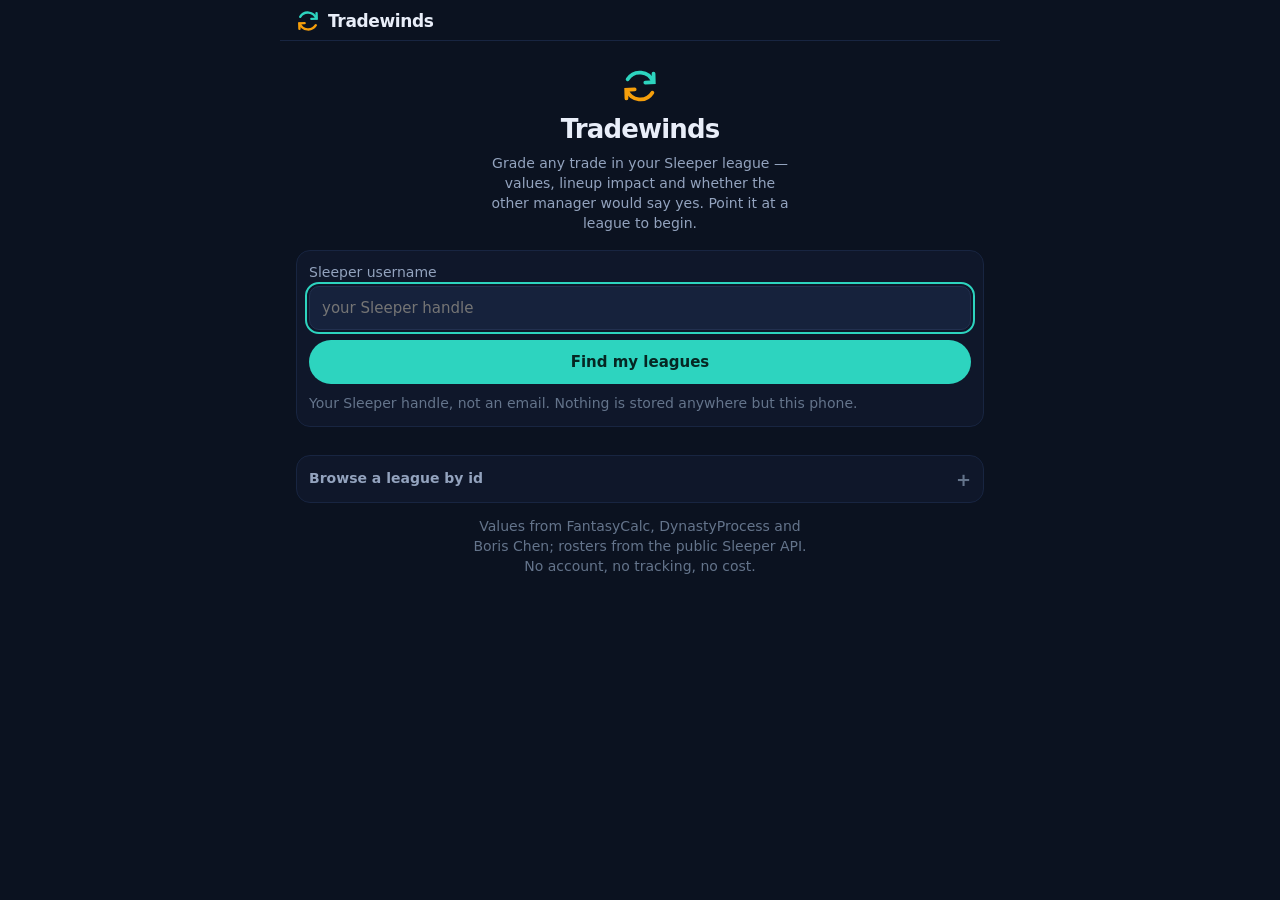
<file: index.html>
<!doctype html>
<html lang="en">
<head>
<meta charset="utf-8">
<!-- interactive-widget=resizes-content: the on-screen keyboard shrinks the LAYOUT viewport
     instead of only the visual one, so the fixed shell re-lays-out above the keyboard rather
     than being scrolled out from under it (design §13.2 A1). Ignored by browsers that predate it. -->
<meta name="viewport" content="width=device-width, initial-scale=1, viewport-fit=cover, interactive-widget=resizes-content">
<title>Tradewinds — Sleeper trade analyzer</title>
<meta name="description" content="On-the-spot Sleeper trade analyzer: consensus values, lineup impact, and the best trades to propose.">
<meta name="color-scheme" content="dark light">
<meta name="theme-color" content="#0B1220" id="meta-theme">
<meta name="mobile-web-app-capable" content="yes">
<meta name="apple-mobile-web-app-capable" content="yes">
<meta name="apple-mobile-web-app-title" content="Tradewinds">
<meta name="apple-mobile-web-app-status-bar-style" content="black-translucent">
<link rel="manifest" href="app.webmanifest">
<link rel="apple-touch-icon" href="icons/apple-touch-icon.png">
<link rel="icon" href="icons/icon.svg" type="image/svg+xml">
<link rel="stylesheet" href="styles.css">
<script>
/* Set the theme before first paint. Dark is the default; "system" follows the phone. */
try { document.documentElement.dataset.theme = localStorage.getItem("tradewinds.theme") || "dark"; }
catch (e) { document.documentElement.dataset.theme = "dark"; }
</script>
</head>
<body>
<a class="skip" href="#view">Skip to content</a>

<div id="app">

  <header id="hdr">
    <div class="hdr-top">
      <span class="brand">
        <svg class="mark" viewBox="0 0 32 32" width="24" height="24" aria-hidden="true" fill="none" stroke-width="3.2" stroke-linecap="round">
          <path d="M27 12.5A12 12 0 0 0 5.6 10.4" stroke="#2DD4BF"/><path d="M27.4 5.6l.2 7.2-7.1.4" stroke="#2DD4BF"/>
          <path d="M5 19.5a12 12 0 0 0 21.4 2.1" stroke="#F59E0B"/><path d="M4.6 26.4l-.2-7.2 7.1-.4" stroke="#F59E0B"/>
        </svg>
        <span class="wordmark">Tradewinds</span>
        <span class="hdr-league" id="hdr-league"></span>
        <span class="wkpill num" id="hdr-week"></span>
      </span>
      <button type="button" id="btn-refresh" class="icon-btn" aria-label="Refresh live rosters and values">
        <svg class="ic" viewBox="0 0 20 20" aria-hidden="true" fill="none" stroke="currentColor" stroke-width="1.7" stroke-linecap="round" stroke-linejoin="round">
          <path d="M17 10a7 7 0 1 1-2.1-5"/><path d="M17 3v4h-4"/>
        </svg>
      </button>
    </div>
    <div class="rail" id="hdr-fresh"></div>
  </header>

  <p id="banner" class="banner" hidden></p>

  <main id="main">
    <div id="view"></div>
  </main>

  <nav id="tabs" role="tablist" aria-label="Sections">
    <a href="#advisor" data-tab="advisor" role="tab" aria-selected="false">
      <svg viewBox="0 0 24 24" aria-hidden="true" fill="none" stroke="currentColor" stroke-width="1.7" stroke-linecap="round" stroke-linejoin="round">
        <circle cx="12" cy="12" r="8.75"/><path d="M15.6 8.4l-2 5.2-5.2 2 2-5.2z"/>
      </svg><span>Advisor</span><i class="tab-dot" hidden aria-hidden="true"></i></a>
    <a href="#deals" data-tab="deals" role="tab" aria-selected="false">
      <svg viewBox="0 0 24 24" aria-hidden="true" fill="none" stroke="currentColor" stroke-width="1.7" stroke-linecap="round" stroke-linejoin="round">
        <path d="M12 3l8.5 4.2L12 11.4 3.5 7.2z"/><path d="M3.5 12.2L12 16.4l8.5-4.2"/><path d="M3.5 16.8L12 21l8.5-4.2"/>
      </svg><span>Deals</span></a>
    <a href="#analyze" data-tab="analyze" role="tab" aria-selected="false">
      <svg viewBox="0 0 24 24" aria-hidden="true" fill="none" stroke="currentColor" stroke-width="1.7" stroke-linecap="round" stroke-linejoin="round">
        <path d="M3.5 8.5h15l-4-4"/><path d="M20.5 15.5h-15l4 4"/>
      </svg><span>Analyze</span></a>
    <a href="#league" data-tab="league" role="tab" aria-selected="false">
      <svg viewBox="0 0 24 24" aria-hidden="true" fill="none" stroke="currentColor" stroke-width="1.7" stroke-linecap="round" stroke-linejoin="round">
        <rect x="3" y="4.5" width="18" height="15" rx="2.5"/><path d="M3 10h18"/><path d="M14.5 10v9.5"/>
      </svg><span>League</span><i class="tab-dot" hidden aria-hidden="true"></i></a>
    <a href="#players" data-tab="players" role="tab" aria-selected="false">
      <svg viewBox="0 0 24 24" aria-hidden="true" fill="none" stroke="currentColor" stroke-width="1.7" stroke-linecap="round" stroke-linejoin="round">
        <circle cx="11" cy="11" r="6.5"/><path d="M15.8 15.8L20.5 20.5"/>
      </svg><span>Players</span></a>
    <a href="#settings" data-tab="settings" role="tab" aria-selected="false">
      <svg viewBox="0 0 24 24" aria-hidden="true" fill="none" stroke="currentColor" stroke-width="1.7" stroke-linecap="round" stroke-linejoin="round">
        <path d="M3 7h9M17 7h4M3 12h5M13 12h8M3 17h11M19 17h2"/>
        <circle cx="14.5" cy="7" r="2.1"/><circle cx="10.5" cy="12" r="2.1"/><circle cx="16.5" cy="17" r="2.1"/>
      </svg><span>Settings</span></a>
  </nav>

</div>

<div id="sheet-host" hidden></div>
<div id="toasts" role="status" aria-live="polite"></div>

<noscript>
  <div class="noscript">
    <h1>Tradewinds needs JavaScript</h1>
    <p>The trade engine runs entirely in your browser — there is no server to fall back to.
      Turn JavaScript on for this site and reload.</p>
  </div>
</noscript>

<script type="module" src="src/ui/app.js"></script>
</body>
</html>
</file>
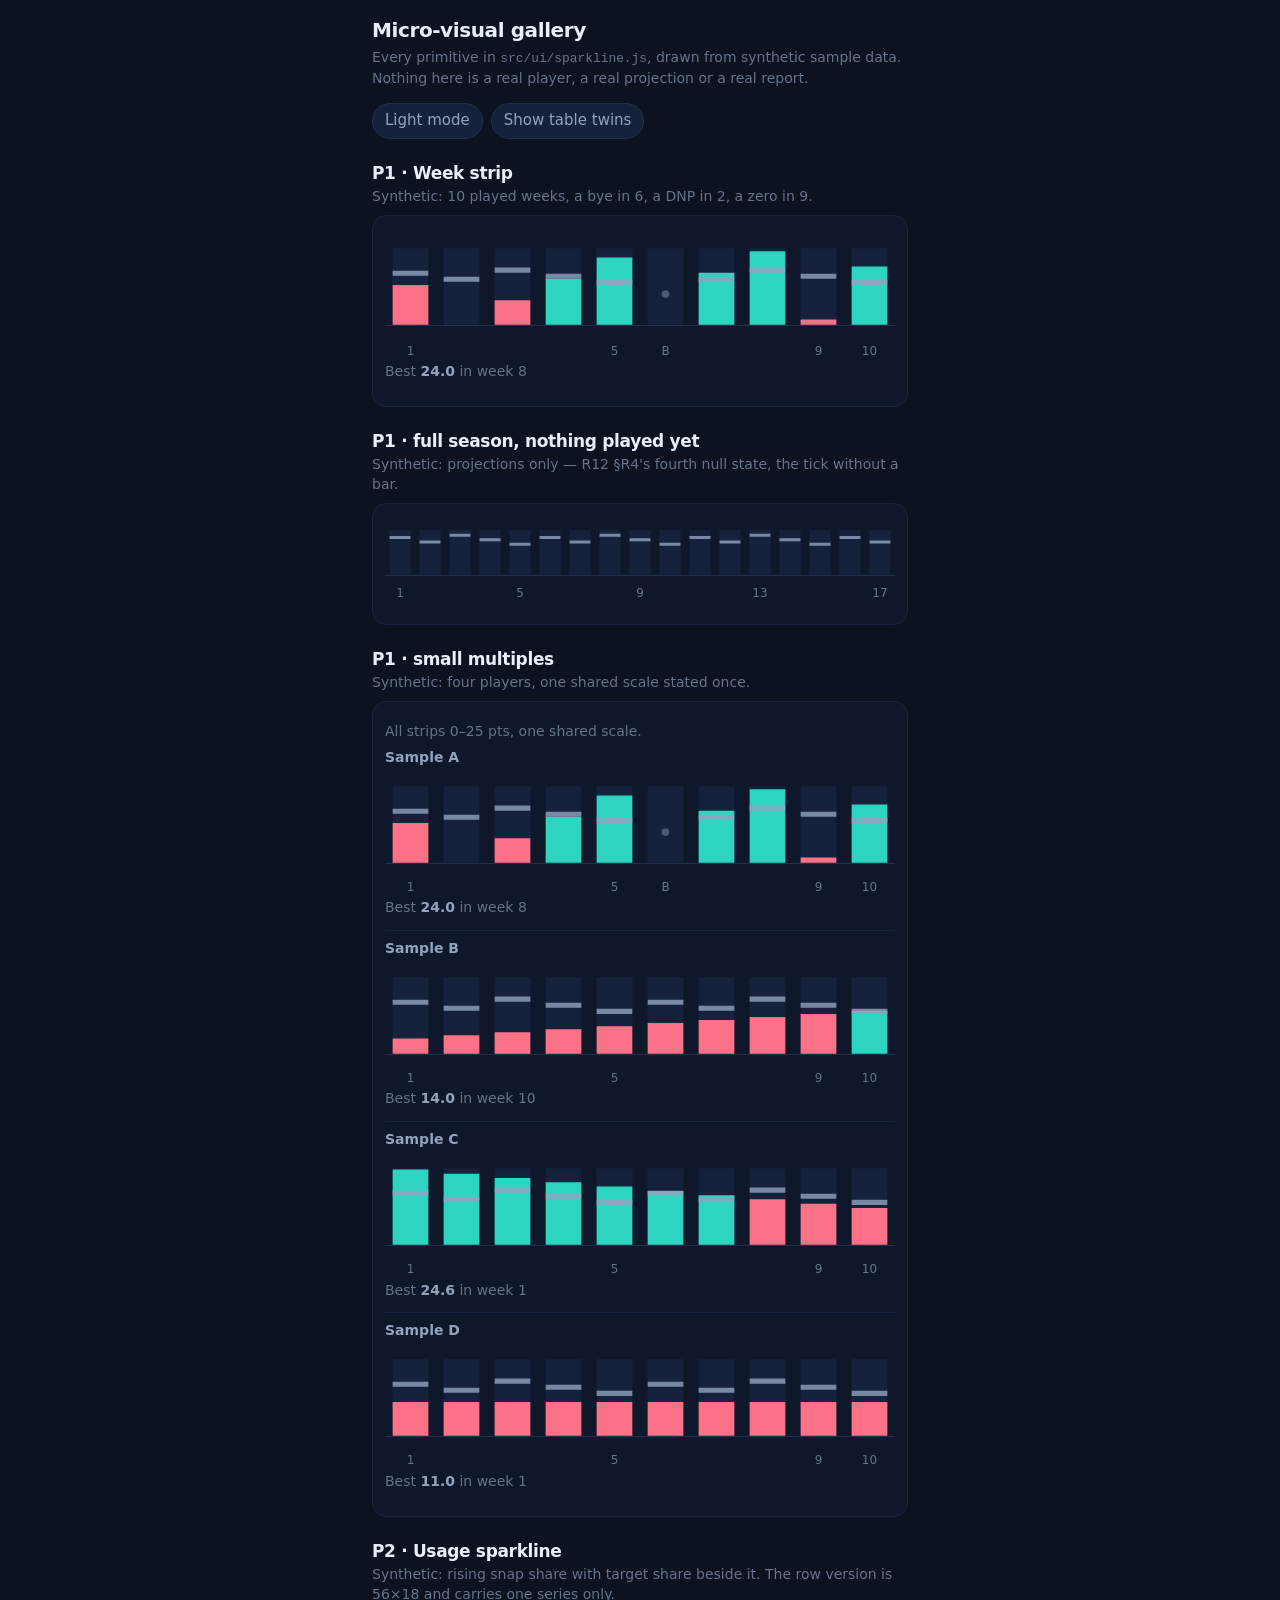
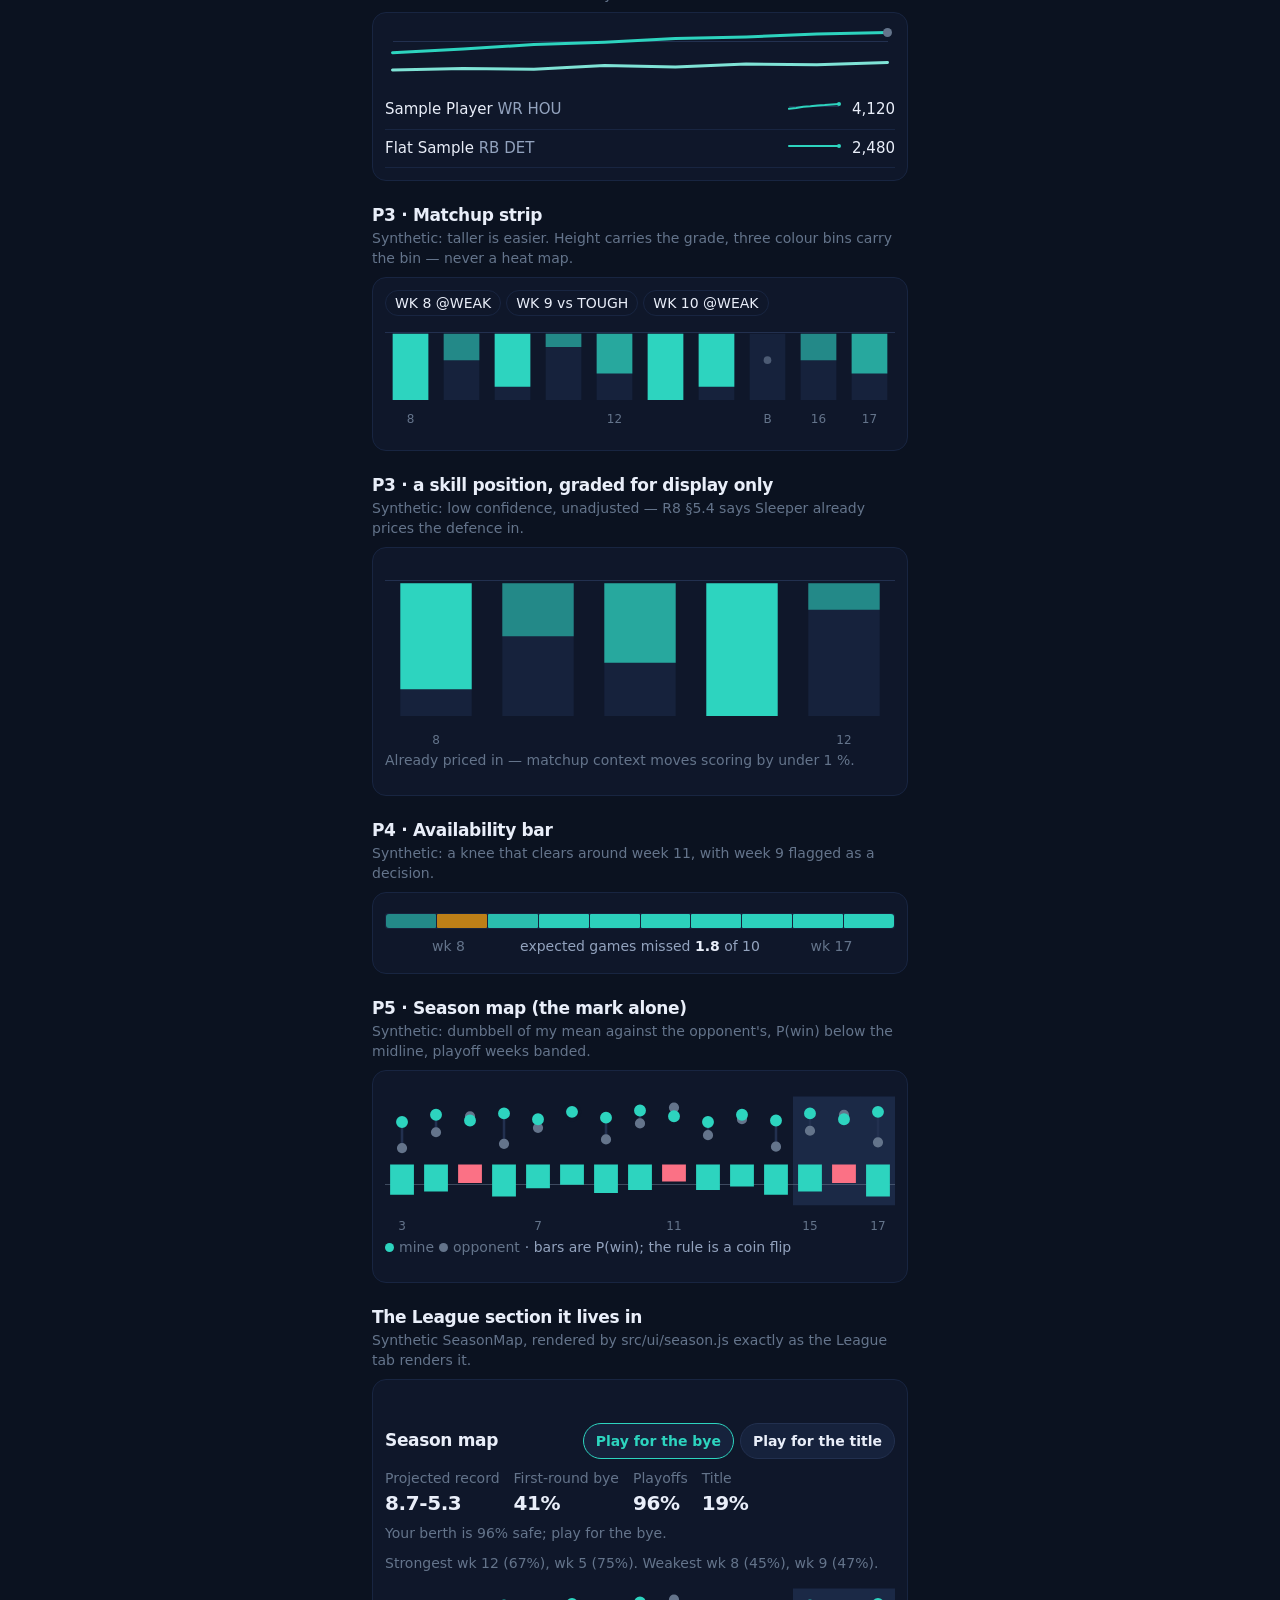
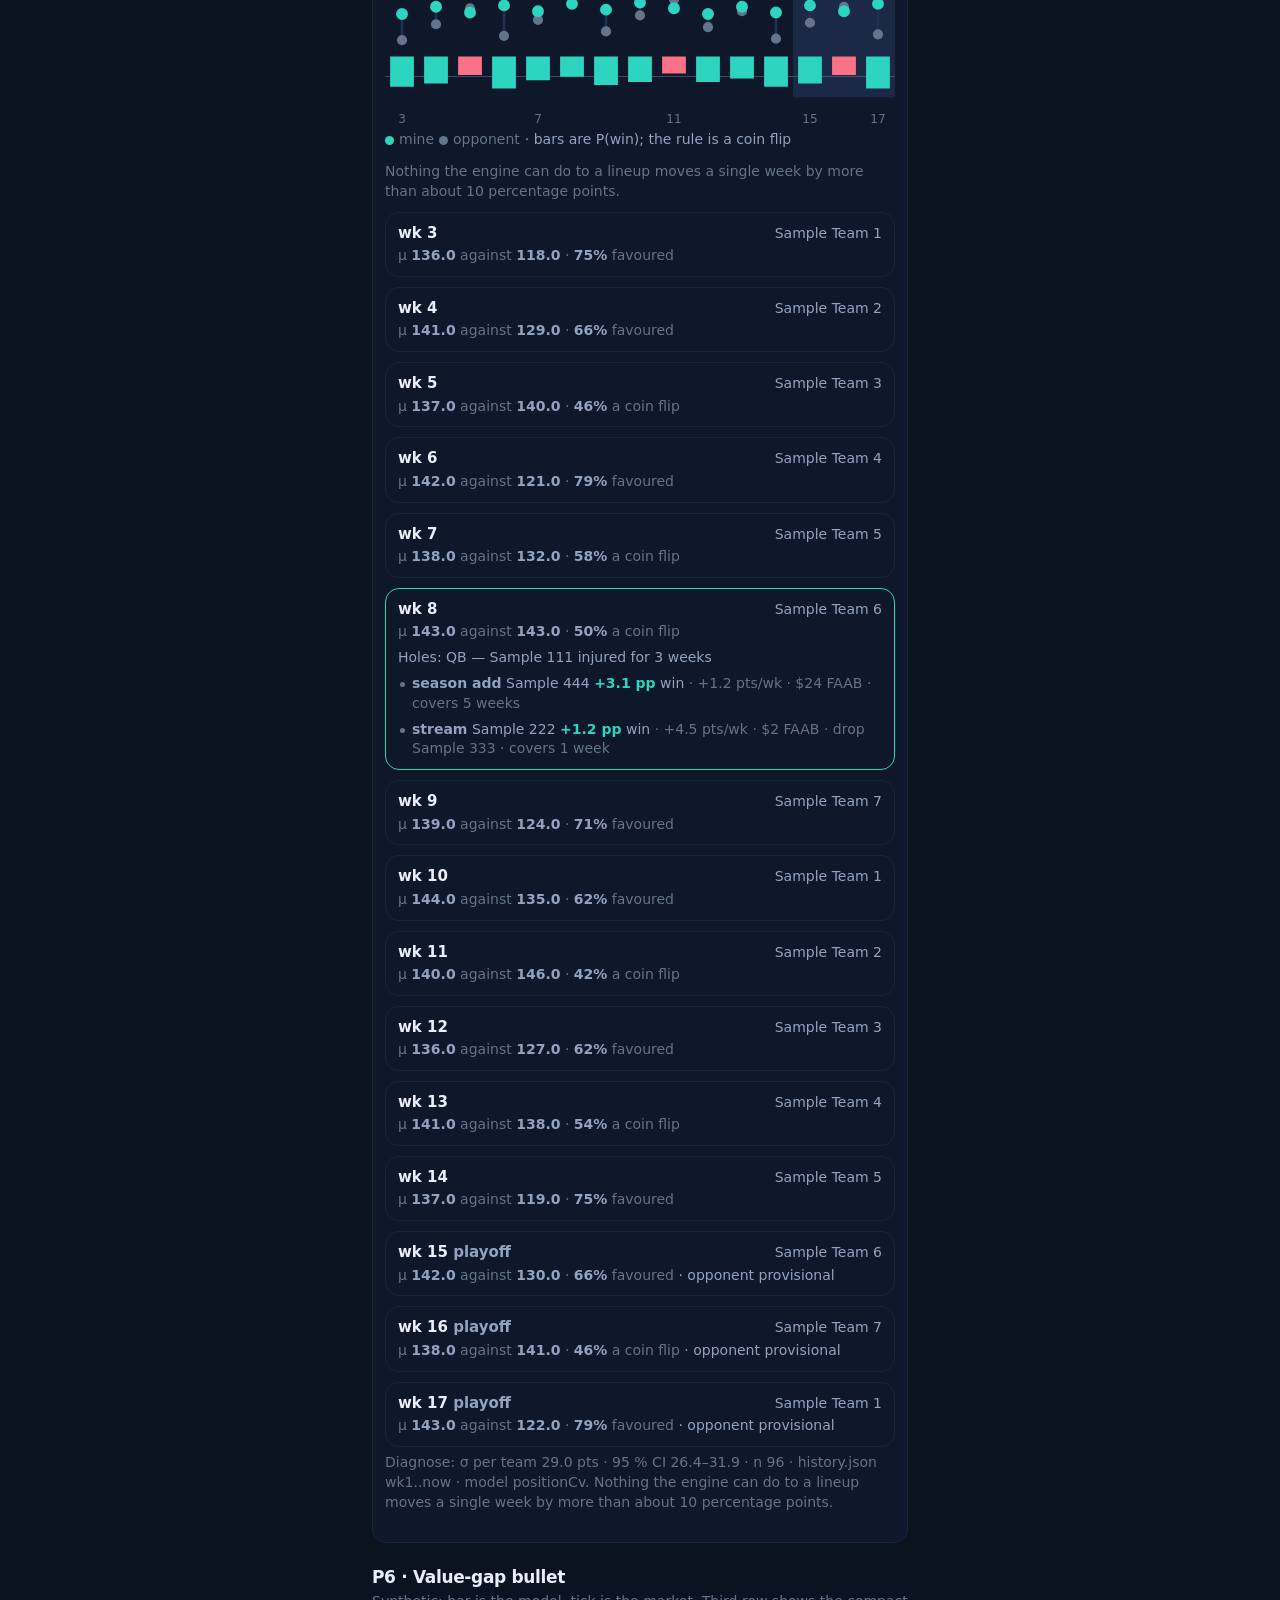
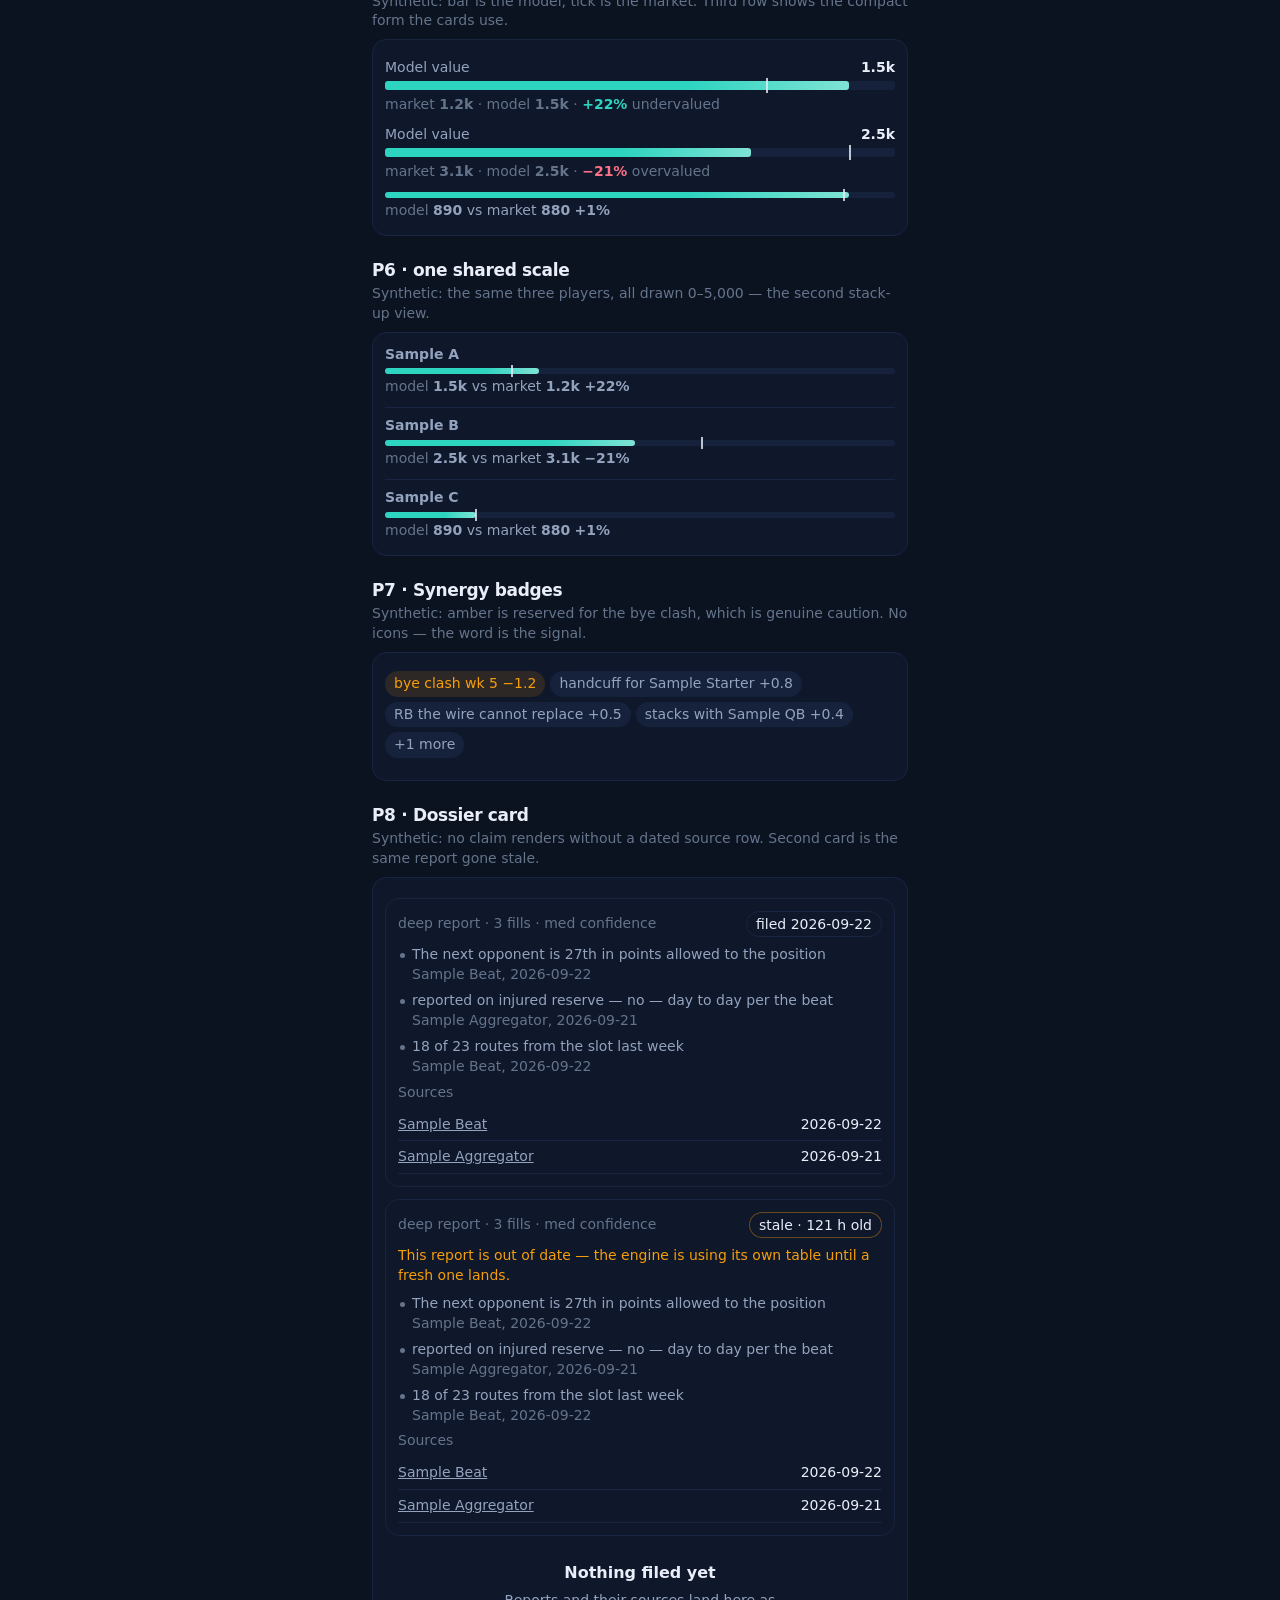
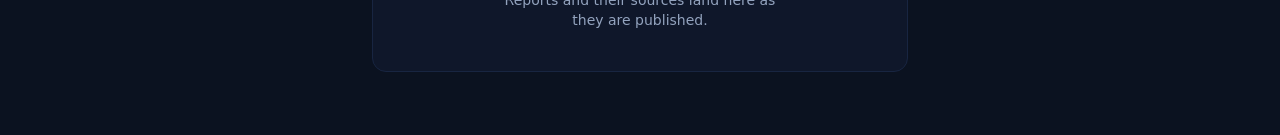
<file: dev/gallery.html>
<!doctype html>
<html lang="en" data-theme="dark">
<head>
<meta charset="utf-8">
<meta name="viewport" content="width=device-width, initial-scale=1, viewport-fit=cover">
<title>Tradewinds — micro-visual gallery (dev)</title>
<!--
  DEV ONLY. Not in `sw.js` PRECACHE, not linked from the app, not shipped to a user.

  Every number below is SYNTHETIC and labelled as such: these are shapes for screenshots and for
  eyeballing a token change, never a claim about a real player. Serve it from the repo root
  (`python -m http.server 8788`) and open /dev/gallery.html — `file:` URLs cannot load ES modules.
-->
<link rel="stylesheet" href="../styles.css">
<style>
  html, body { height: auto; overflow: auto; }
  body { padding: 16px 12px 64px; max-width: 560px; margin-inline: auto; }
  h1 { font-size: 20px; letter-spacing: -.02em; margin-bottom: 4px; }
  h2 { font-size: 17px; letter-spacing: -.02em; margin: 22px 0 2px; }
  .lede, .cap { font-size: 14px; color: var(--ink-3); }
  .cap { margin-bottom: 6px; }
  .g-card { background: var(--surface); border: 1px solid var(--line-soft); border-radius: var(--r-card); padding: 12px; margin-top: 8px; }
  .g-row { display: flex; align-items: center; gap: 10px; padding: 8px 0; border-bottom: 1px solid var(--line-soft); }
  .g-row .nm { flex: 1; min-width: 0; }
  .g-bar { display: flex; gap: 8px; align-items: center; margin: 14px 0 0; }
  .g-bar button { min-height: 36px; padding: 0 12px; border-radius: var(--r-pill); background: var(--surface2); border: 1px solid var(--line); color: var(--ink-2); }
  .g-bar button[aria-pressed="true"] { border-color: var(--mine); color: var(--mine); }
  .mv-twin-src[hidden] { display: none; }
  .g-show .mv-twin-src[hidden] { display: block; }
</style>
</head>
<body>
<h1>Micro-visual gallery</h1>
<p class="lede">Every primitive in <code>src/ui/sparkline.js</code>, drawn from synthetic sample
data. Nothing here is a real player, a real projection or a real report.</p>

<div class="g-bar">
  <button type="button" id="g-theme" aria-pressed="false">Light mode</button>
  <button type="button" id="g-twins" aria-pressed="false">Show table twins</button>
</div>

<div id="g"></div>

<script type="module">
import {
  weekStrip, weekStripGroup, usageSparkline, matchupStrip, matchupNextChips,
  availabilityBar, seasonMap, valueBullet, synergyBadges, dossierCard,
} from "../src/ui/sparkline.js";
import { seasonSection } from "../src/ui/season.js";

/* ---------------------------------------------------------------- synthetic sample data */

const WEEKS = [1, 2, 3, 4, 5, 6, 7, 8, 9, 10, 11, 12, 13, 14, 15, 16, 17];
// A deterministic saw with one bye (wk 6), one did-not-play (wk 2) and one zero (wk 9).
const ACTUAL = WEEKS.map((w) => (w === 6 || w === 2 ? null : w === 9 ? 0 : 6 + ((w * 7) % 19)));
const PROJ = WEEKS.map((w) => 13 + ((w * 3) % 5));
const PAST = WEEKS.filter((w) => w <= 10);

const section = (title, cap, html) =>
  `<h2>${title}</h2><p class="cap">${cap}</p><div class="g-card">${html}</div>`;

const parts = [];

/* P1 */
parts.push(section("P1 · Week strip", "Synthetic: 10 played weeks, a bye in 6, a DNP in 2, a zero in 9.",
  weekStrip({
    weeks: PAST, actual: ACTUAL.slice(0, 10), projected: PROJ.slice(0, 10),
    byeWeeks: [6], dnpWeeks: [2], currentWeek: 11, name: "Sample Player",
    act: "twin", id: "p1", uid: "g1",
    opponents: PAST.map((w) => ({ week: w, opp: w % 2 ? "@AAA" : "vs BBB" })),
  })));

parts.push(section("P1 · full season, nothing played yet",
  "Synthetic: projections only — R12 §R4's fourth null state, the tick without a bar.",
  weekStrip({ weeks: WEEKS, actual: WEEKS.map(() => null), projected: PROJ, currentWeek: 1, uid: "g1b" })));

/* P1 small multiples */
parts.push(section("P1 · small multiples", "Synthetic: four players, one shared scale stated once.",
  weekStripGroup([
    { name: "Sample A", weeks: PAST, actual: ACTUAL.slice(0, 10), projected: PROJ.slice(0, 10), byeWeeks: [6], uid: "m1" },
    { name: "Sample B", weeks: PAST, actual: PAST.map((w) => 4 + w), projected: PROJ.slice(0, 10), uid: "m2" },
    { name: "Sample C", weeks: PAST, actual: PAST.map((w) => 26 - w * 1.4), projected: PROJ.slice(0, 10), uid: "m3" },
    { name: "Sample D", weeks: PAST, actual: PAST.map(() => 11), projected: PROJ.slice(0, 10), uid: "m4" },
  ])));

/* P2 */
const SHARE = [0.41, 0.46, 0.52, 0.55, 0.6, 0.62, 0.66, 0.68];
const TGT = [0.18, 0.2, 0.19, 0.24, 0.22, 0.26, 0.25, 0.28];
parts.push(section("P2 · Usage sparkline",
  "Synthetic: rising snap share with target share beside it. The row version is 56×18 and carries one series only.",
  `${usageSparkline({ weeks: PAST.slice(0, 8), values: SHARE, second: TGT, kind: "snap share", secondKind: "target share of team pass attempts", partialWeeks: [8], uid: "g2" })}
   <div class="g-row"><span class="nm">Sample Player <span class="dim">WR HOU</span></span>
     ${usageSparkline({ weeks: PAST.slice(0, 8), values: SHARE, row: true, uid: "g2r" })}
     <span class="num">4,120</span></div>
   <div class="g-row"><span class="nm">Flat Sample <span class="dim">RB DET</span></span>
     ${usageSparkline({ weeks: PAST.slice(0, 8), values: SHARE.map(() => 0.33), row: true, uid: "g2r2" })}
     <span class="num">2,480</span></div>`));

/* P3 */
const GRADES = [5, 2, 4, 1, 3, 5, 4, null, 2, 3].map((bin) =>
  (bin == null ? null : { bin, conf: "high", adjusted: true, opp: bin > 3 ? "@WEAK" : "vs TOUGH" }));
parts.push(section("P3 · Matchup strip",
  "Synthetic: taller is easier. Height carries the grade, three colour bins carry the bin — never a heat map.",
  `${matchupNextChips([8, 9, 10], GRADES, { byeWeeks: [15] })}
   ${matchupStrip({ weeks: [8, 9, 10, 11, 12, 13, 14, 15, 16, 17], grades: GRADES, byeWeeks: [15], name: "Sample Player", act: "twin", id: "p3", uid: "g3" })}`));

parts.push(section("P3 · a skill position, graded for display only",
  "Synthetic: low confidence, unadjusted — R8 §5.4 says Sleeper already prices the defence in.",
  matchupStrip({
    weeks: [8, 9, 10, 11, 12], uid: "g3b",
    grades: [4, 2, 3, 5, 1].map((bin) => ({ bin, conf: "low", adjusted: false, opp: "vs XXX" })),
  })));

/* P4 */
parts.push(section("P4 · Availability bar",
  "Synthetic: a knee that clears around week 11, with week 9 flagged as a decision.",
  availabilityBar({
    weeks: [8, 9, 10, 11, 12, 13, 14, 15, 16, 17],
    pAvailable: [0.35, 0.62, 0.81, 0.95, 0.97, 0.97, 0.98, 0.98, 0.98, 0.98],
    decisionWeeks: [9], expectedMissed: 1.8,
  })));

/* P5 + the whole season section */
// pWin is derived from the two means through R9's own elasticity (1.37 pp per point of margin
// around a 0.5 base), so the synthetic season behaves the way the real one will: a +18 point
// edge is about 0.75, and everything inside +/-7.4 points is a coin flip.
const strengthFor = (p) => (p >= 0.6 ? "strong" : p <= 0.4 ? "weak" : "even");
const CARDS = [3, 4, 5, 6, 7, 8, 9, 10, 11, 12, 13, 14, 15, 16, 17].map((week, i) => {
  const mine = 136 + ((i * 5) % 9);
  const them = 118 + ((i * 11) % 30);
  const pWin = Math.round(Math.min(0.9, Math.max(0.1, 0.5 + (mine - them) * 0.0137)) * 1000) / 1000;
  return {
    week,
    isPlayoffWeek: week >= 15,
    scheduleIsProvisional: week >= 15,
    me: { mean: mine, sd: 28.6 },
    opp: { rosterId: (i % 7) + 1, teamName: `Sample Team ${(i % 7) + 1}`, mean: them, sd: 28.1 },
    margin: mine - them,
    pWin,
    strength: strengthFor(pWin),
    holes: i === 5 ? [{ slot: "QB", cause: "injury", playerId: "111", weeks: [8, 9, 10] }] : [],
    moves: i === 5 ? [
      { kind: "season-add", addId: "444", pointsPerWeek: 1.2, weeksCovered: [8, 9, 10, 11, 12], winEquity: 0.031, cost: { faab: 24 } },
      { kind: "stream", addId: "222", dropId: "333", pointsPerWeek: 4.5, weeksCovered: [8], winEquity: 0.012, cost: { faab: 2 } },
    ] : [],
  };
});
parts.push(section("P5 · Season map (the mark alone)",
  "Synthetic: dumbbell of my mean against the opponent's, P(win) below the midline, playoff weeks banded.",
  seasonMap({ cards: CARDS, currentWeek: 8, act: "twin", id: "p5", uid: "g5" })));

parts.push(section("The League section it lives in",
  "Synthetic SeasonMap, rendered by src/ui/season.js exactly as the League tab renders it.",
  seasonSection({
    weeks: CARDS,
    summary: {
      expectedWins: { regular: 6.74, total: 8.74, record: "8.7-5.3" },
      playoffOdds: 0.96, firstRoundByeOdds: 0.41, topSeedOdds: 0.22, titleOdds: 0.19,
      weakest: [{ week: 8, pWin: 0.453 }, { week: 9, pWin: 0.467 }],
      strongest: [{ week: 12, pWin: 0.67 }, { week: 5, pWin: 0.75 }],
      sigmaCalibration: { sigmaTeam: 29.0, ci95: [26.4, 31.9], n: 96, source: "history.json wk1..now", model: "positionCv" },
      objectiveAdvice: "Your berth is 96% safe; play for the bye.",
    },
  }, { week: 8, objective: "bye", status: "ready", nameOf: (id) => `Sample ${id}` })));

/* P6 */
parts.push(section("P6 · Value-gap bullet",
  "Synthetic: bar is the model, tick is the market. Third row shows the compact form the cards use.",
  `${valueBullet({ market: 1240, model: 1510, label: "Model value" })}
   ${valueBullet({ market: 3100, model: 2450, label: "Model value" })}
   ${valueBullet({ market: 880, model: 890, compact: true })}`));

parts.push(section("P6 · one shared scale",
  "Synthetic: the same three players, all drawn 0–5,000 — the second stack-up view.",
  [[1240, 1510], [3100, 2450], [880, 890]].map(([market, model], i) =>
    `<div class="mv-panel"><p class="mv-panel-n">Sample ${"ABC"[i]}</p>${
      valueBullet({ market, model, min: 0, max: 5000, compact: true })}</div>`).join("")));

/* P7 */
parts.push(section("P7 · Synergy badges",
  "Synthetic: amber is reserved for the bye clash, which is genuine caution. No icons — the word is the signal.",
  synergyBadges([
    { kind: "handcuff", name: "Sample Starter", delta: 0.8, reason: "same team, one slot behind" },
    { kind: "stack", name: "Sample QB", delta: 0.4 },
    { kind: "bye_clash", week: 5, delta: -1.2 },
    { kind: "complement", name: "Sample Incumbent", delta: 0.2 },
    { kind: "scarcity", pos: "RB", delta: 0.5 },
  ], { signed: true })));

/* P8 */
parts.push(section("P8 · Dossier card",
  "Synthetic: no claim renders without a dated source row. Second card is the same report gone stale.",
  `${dossierCard({ as_of: "2026-09-22T13:38:00Z", depth: "deep", conf: "med", n: 3 }, SAMPLE_DOSSIER(), { now: Date.parse("2026-09-22T15:00:00Z") })}
   ${dossierCard({ as_of: "2026-09-22T13:38:00Z", depth: "deep", conf: "low", n: 1, flags: ["stale"] }, SAMPLE_DOSSIER(), { now: Date.parse("2026-09-27T15:00:00Z") })}
   ${dossierCard(null, null)}`));

function SAMPLE_DOSSIER() {
  return {
    as_of: "2026-09-22T13:38:00Z", depth: "deep", confidence: "med",
    role: { notes: "18 of 23 routes from the slot last week", snap_share_trend: { src: 0 } },
    matchup_notes: [{ text: "The next opponent is 27th in points allowed to the position", src: 0 }],
    contradictions: [{ claim: "reported on injured reserve", against_src: 1, resolved: "no — day to day per the beat", severity: "high" }],
    sources: [
      { i: 0, url: "https://example.invalid/sample-a", outlet: "Sample Beat", published: "2026-09-22" },
      { i: 1, url: "https://example.invalid/sample-b", outlet: "Sample Aggregator", published: "2026-09-21" },
    ],
    consensus: { n: 3 },
  };
}

document.getElementById("g").innerHTML = parts.join("");

/* ---------------------------------------------------------------- gallery controls */

const themeBtn = document.getElementById("g-theme");
themeBtn.addEventListener("click", () => {
  const light = document.documentElement.dataset.theme !== "light";
  document.documentElement.dataset.theme = light ? "light" : "dark";
  themeBtn.setAttribute("aria-pressed", String(light));
  themeBtn.textContent = light ? "Dark mode" : "Light mode";
});

const twinBtn = document.getElementById("g-twins");
twinBtn.addEventListener("click", () => {
  const on = !document.body.classList.contains("g-show");
  document.body.classList.toggle("g-show", on);
  for (const el of document.querySelectorAll(".mv-twin-src")) el.hidden = !on;
  twinBtn.setAttribute("aria-pressed", String(on));
});
</script>
</body>
</html>
</file>
<file: styles.css>
/* Tradewinds — one stylesheet. Dark by default (matches the icon), light via prefers-color-scheme.
   Colour carries exactly two meanings and nothing else:
     teal   = my side of a trade, and gains
     amber  = their side, and caution
     rose   = losses
   Positions, tiers and ranks stay monochrome so the two signals never have to compete. */

:root {
  color-scheme: dark; --bg: #0B1220; --surface: #0F172A; --surface2: #16223C; --raised: #1B2946;
  --line: #22304F; --line-soft: #182541; --ink: #E9EEF9; --ink-2: #93A3BE; --ink-3: #64748B;
  --mine: #2DD4BF; --mine-dim: #7FE3D6; --mine-soft: rgba(45, 212, 191, .13); --theirs: #F59E0B;
  --theirs-soft: rgba(245, 158, 11, .13); --loss: #FB7185; --loss-dim: #FDA4AF; --loss-soft: rgba(251, 113, 133, .13);
  --ok: #34D399; --r-card: 14px; --r-row: 10px; --r-pill: 999px; --safe-t: env(safe-area-inset-top, 0px);
  --safe-b: env(safe-area-inset-bottom, 0px); --safe-l: env(safe-area-inset-left, 0px);
  --safe-r: env(safe-area-inset-right, 0px); --pad: 12px; --tabh: 54px; --app-w: 560px;
  --font: -apple-system, BlinkMacSystemFont, "Segoe UI Variable Text", "Segoe UI", system-ui, Roboto, sans-serif;
}

/* Light palette: chosen explicitly in Settings, or inherited from the phone when set to
   "system". Dark stays the default because the app is read in dim rooms and bars. */
:root[data-theme="light"] {
  color-scheme: light;
  --bg: #F3F6FC; --surface: #FFFFFF; --surface2: #EEF2FA; --raised: #E5EBF6;
  --line: #D3DCEC; --line-soft: #E3E9F5;
  --ink: #0C1526; --ink-2: #4C5B75; --ink-3: #6B7B96;
  --mine: #0D9488; --mine-dim: #14B8A6; --mine-soft: rgba(13, 148, 136, .12);
  --theirs: #B45309; --theirs-soft: rgba(180, 83, 9, .12);
  --loss: #BE123C; --loss-dim: #E11D48; --loss-soft: rgba(190, 18, 60, .1);
  --ok: #059669;
}
@media (prefers-color-scheme: light) {
  :root[data-theme="system"] {
    color-scheme: light;
    --bg: #F3F6FC; --surface: #FFFFFF; --surface2: #EEF2FA; --raised: #E5EBF6;
    --line: #D3DCEC; --line-soft: #E3E9F5;
    --ink: #0C1526; --ink-2: #4C5B75; --ink-3: #6B7B96;
    --mine: #0D9488; --mine-dim: #14B8A6; --mine-soft: rgba(13, 148, 136, .12);
    --theirs: #B45309; --theirs-soft: rgba(180, 83, 9, .12);
    --loss: #BE123C; --loss-dim: #E11D48; --loss-soft: rgba(190, 18, 60, .1);
    --ok: #059669;
  }
}

*, *::before, *::after { box-sizing: border-box; }

/* The document itself never scrolls and is never taller than the viewport: the app is a fixed
   shell and the ONLY scroll container is #main (plus sheet bodies). That is what keeps the tab
   bar welded to the bottom edge on iOS — a `100dvh` box in a scrollable document drifts as soon
   as the keyboard-avoidance scroll or the Safari toolbar changes the viewport (design §13.2 A1). */
html, body { margin: 0; padding: 0; height: 100%; overflow: hidden; }

body {
  background: var(--bg);
  color: var(--ink);
  font-family: var(--font);
  font-size: 15px;
  line-height: 1.42;
  -webkit-text-size-adjust: 100%;
  -webkit-font-smoothing: antialiased;
  overflow: hidden;
  overscroll-behavior: none;
}

h1, h2, h3, h4, p, ul, ol, figure, table { margin: 0; }
ul, ol { padding: 0; list-style: none; }
button, input, select { font: inherit; color: inherit; }
a { color: inherit; }
code { font-family: ui-monospace, SFMono-Regular, Menlo, Consolas, monospace; font-size: .92em; }

.num { font-variant-numeric: tabular-nums; font-feature-settings: "tnum" 1; }
.dim { color: var(--ink-2); }
.win { color: var(--mine); }
.loss { color: var(--loss); }
.vh { position: absolute; width: 1px; height: 1px; overflow: hidden; clip-path: inset(50%); white-space: nowrap; }

:focus-visible { outline: 2px solid var(--mine); outline-offset: 2px; border-radius: 4px; }

.skip {
  position: fixed; top: -60px; left: 8px; z-index: 60; padding: 10px 14px;
  background: var(--mine); color: #04211E; border-radius: 8px; font-weight: 700; text-decoration: none;
}
.skip:focus { top: calc(var(--safe-t) + 8px); }

[data-tone="win"] { color: var(--mine); }
[data-tone="win-dim"] { color: var(--mine-dim); }
[data-tone="even"] { color: var(--ink); }
[data-tone="loss-dim"] { color: var(--loss-dim); }
[data-tone="loss"] { color: var(--loss); }
[data-tone="block"] { color: var(--theirs); }

/* ------------------------------------------------------------------ shell */

/* `position: fixed` puts the shell in the viewport's coordinate space instead of the
   document's, so a stray document scroll (iOS keyboard avoidance) cannot move it, and its
   height follows the browser's visible area without depending on `dvh` resolving mid-gesture.
   inset:0 + max-width + auto inline margins still centres it (CSS 2.1 §10.3.7). */
#app {
  position: fixed;
  inset: 0;
  height: 100%;
  display: grid;
  grid-template-rows: auto auto 1fr auto;
  max-width: var(--app-w);
  margin-inline: auto;
  padding-left: var(--safe-l);
  padding-right: var(--safe-r);
  overflow: hidden;
}

#hdr { padding: calc(var(--safe-t) + 9px) var(--pad) 7px; background: var(--bg); border-bottom: 1px solid var(--line-soft); }
.hdr-top { display: flex; align-items: center; gap: 10px; }
.brand { display: flex; align-items: center; gap: 8px; flex: 1; min-width: 0; }
.wordmark { font-size: 17px; font-weight: 700; letter-spacing: -.021em; }
.mark { flex: none; }
.wkpill { padding: 1px 8px; border-radius: var(--r-pill); background: var(--surface2); color: var(--ink-2); font-size: 14px; font-weight: 650; }
.wkpill:empty { display: none; }

.icon-btn {
  display: grid; place-items: center; width: 44px; height: 44px; margin-right: -10px;
  background: none; border: 0; border-radius: 50%; color: var(--ink-2); cursor: pointer;
}
.icon-btn:active { background: var(--surface2); }
.icon-btn .ic { width: 20px; height: 20px; }
.icon-btn.is-spin .ic { animation: spin .9s linear infinite; }
@keyframes spin { to { transform: rotate(360deg); } }

.rail { display: flex; gap: 6px; margin-top: 7px; overflow-x: auto; scrollbar-width: none; }
.rail::-webkit-scrollbar { display: none; }
.fchip {
  display: inline-flex; align-items: baseline; gap: 5px; flex: none;
  padding: 3px 9px; border-radius: var(--r-pill);
  background: var(--surface); border: 1px solid var(--line-soft);
  font-size: 14px; line-height: 1.3;
}
.fchip-k { color: var(--ink-3); }
.fchip-v { color: var(--ink-2); font-variant-numeric: tabular-nums; }
.fchip.is-live { border-color: rgba(45, 212, 191, .32); }
.fchip.is-live .fchip-v { color: var(--mine); }
.fchip.is-warn { border-color: rgba(245, 158, 11, .38); }
.fchip.is-warn .fchip-v { color: var(--theirs); }
.fchip.is-bad { border-color: rgba(251, 113, 133, .4); }
.fchip.is-bad .fchip-v { color: var(--loss); }

.banner { padding: 8px var(--pad); font-size: 14px; }
.banner-bad { background: var(--loss-soft); color: var(--loss-dim); }
.banner-warn { background: var(--theirs-soft); color: var(--theirs); }

/* min-height:0 lets the 1fr row actually shrink; without it a grid item's automatic minimum
   size is its content, which pushes the tab bar off the bottom of a short viewport. */
#main { min-height: 0; overflow-y: auto; overscroll-behavior: contain; -webkit-overflow-scrolling: touch; padding: 0 var(--pad); }
.view { padding-bottom: 18px; }

#tabs {
  display: grid; grid-template-columns: repeat(5, 1fr);
  background: var(--surface); border-top: 1px solid var(--line);
  padding-bottom: max(var(--safe-b), 0px);
  transition: transform .18s ease-out;
}
#tabs a {
  display: flex; flex-direction: column; align-items: center; justify-content: center; gap: 2px;
  min-height: var(--tabh); text-decoration: none; color: var(--ink-3); font-size: 14px; letter-spacing: -.01em;
  border-top: 2px solid transparent; margin-top: -1px;
}
#tabs svg { width: 21px; height: 21px; }
#tabs a.is-on { color: var(--mine); border-top-color: var(--mine); }
#tabs a:active { background: var(--surface2); }

/* While the on-screen keyboard is up (app.js sets the class off visualViewport) the tab bar
   leaves the flow and slides out, so the shrunken viewport goes to the field being typed in
   rather than to navigation the keyboard is covering anyway. */
html.kb-open #tabs { position: absolute; left: 0; right: 0; bottom: 0; transform: translateY(100%); }
html.kb-open #sheet-host { bottom: 0; }
html.kb-open #toasts { bottom: calc(var(--safe-b) + 12px); }

/* Tablet and desktop: one wider column, and the sheets follow it. */
@media (min-width: 700px) {
  :root { --app-w: 720px; --pad: 16px; }
}

/* ------------------------------------------------------------------ primitives */

.btn {
  display: inline-flex; align-items: center; justify-content: center; gap: 7px;
  min-height: 44px; padding: 0 16px; border-radius: var(--r-pill);
  background: var(--mine); color: #062723; border: 0; font-size: 15px; font-weight: 650; cursor: pointer;
}
.btn:active { filter: brightness(.92); }
.btn-ghost { background: var(--surface2); color: var(--ink); border: 1px solid var(--line); }
.btn-sm { min-height: 44px; padding: 0 13px; font-size: 14px; }
.btn .ic { width: 16px; height: 16px; }
.btn-col { display: grid; gap: 8px; }

.card { background: var(--surface); border: 1px solid var(--line-soft); border-radius: var(--r-card); padding: 12px; }
.sec { margin-top: 20px; }
.sec:first-child { margin-top: 14px; }
.sec-head { display: flex; align-items: baseline; justify-content: space-between; gap: 10px; margin-bottom: 8px; }
.sec-head h2, .view-h { font-size: 16px; font-weight: 700; letter-spacing: -.015em; }
.sec-note { font-size: 14px; color: var(--ink-3); }
.sub { font-size: 14px; font-weight: 700; color: var(--ink-2); margin: 16px 0 6px; }
.hint { font-size: 14px; color: var(--ink-3); padding: 6px 0; }
.hint-end { text-align: center; padding-top: 12px; }
.note { font-size: 14px; color: var(--ink-2); margin-top: 8px; }
.note-warn { color: var(--theirs); }
.pre { white-space: pre-wrap; font-size: 14px; line-height: 1.5; }

.dot { display: inline-block; width: 7px; height: 7px; border-radius: 50%; margin-right: 6px; background: var(--ink-3); vertical-align: middle; }
.dot.mine { background: var(--mine); }
.dot.theirs { background: var(--theirs); }
.dot.ok { background: var(--ok); }
.dot.bad { background: var(--loss); }

.tag { display: inline-block; margin-left: 6px; padding: 1px 6px; border-radius: 5px; font-size: 14px; font-weight: 650; line-height: 1.35; }
.tag-bad { background: var(--loss-soft); color: var(--loss); }
.tag-warn { background: var(--theirs-soft); color: var(--theirs); }
.tag-ok { background: var(--mine-soft); color: var(--mine); }
.tag-mute { background: var(--surface2); color: var(--ink-3); }

.av {
  position: relative; display: inline-grid; place-items: center; flex: none;
  border-radius: 50%; overflow: hidden; background: var(--surface2);
  color: var(--ink-2); font-size: 12px; font-weight: 700; letter-spacing: .02em;
}
.av img { position: absolute; inset: 0; width: 100%; height: 100%; object-fit: cover; }
.av i { font-style: normal; }

.empty { text-align: center; padding: 34px 16px; }
.empty-t { font-size: 16px; font-weight: 700; }
.empty-b { font-size: 14px; color: var(--ink-2); margin: 6px auto 14px; max-width: 34ch; }

.sk-wrap { display: grid; gap: 10px; }
.sk-deal, .sk-row, .sk-card {
  border-radius: var(--r-card);
  background: linear-gradient(100deg, var(--surface) 30%, var(--surface2) 50%, var(--surface) 70%);
  background-size: 300% 100%; animation: shimmer 1.5s linear infinite;
}
.sk-deal { height: 132px; }
.sk-row { height: 62px; }
@keyframes shimmer { to { background-position: -150% 0; } }

.srch { position: relative; margin: 10px 0 6px; }
.srch-ic { position: absolute; left: 12px; top: 50%; transform: translateY(-50%); width: 18px; height: 18px; color: var(--ink-3); pointer-events: none; }
.srch-in {
  width: 100%; min-height: 44px; padding: 0 12px 0 38px;
  background: var(--surface); border: 1px solid var(--line); border-radius: var(--r-pill);
  font-size: 15px; -webkit-appearance: none; appearance: none;
}
.srch-in::placeholder { color: var(--ink-3); }
.srch-lg { margin-top: 12px; }

/* ------------------------------------------------------------------ player rows */

.prow {
  display: grid; grid-template-columns: 1fr auto; align-items: center; gap: 8px;
  width: 100%; min-height: 46px; padding: 6px 8px; margin-bottom: 2px;
  background: transparent; border: 1px solid transparent; border-radius: var(--r-row);
  text-align: left; cursor: pointer;
}
.prow-main { min-width: 0; }
.prow-name { display: block; font-size: 14px; font-weight: 600; letter-spacing: -.008em; white-space: nowrap; overflow: hidden; text-overflow: ellipsis; }
.prow-meta { display: block; font-size: 14px; color: var(--ink-2); white-space: nowrap; overflow: hidden; text-overflow: ellipsis; }
.prow-val { font-size: 14px; font-weight: 650; color: var(--ink-2); font-variant-numeric: tabular-nums; }
.prow:active { background: var(--surface2); }
.prow-static { cursor: default; }
.prow-wide { min-height: 52px; background: var(--surface); border-color: var(--line-soft); margin-bottom: 6px; }

.col .prow.is-sel { background: var(--theirs-soft); border-color: rgba(245, 158, 11, .5); }
.col .prow.is-sel .prow-val, .col .prow.is-sel .prow-name { color: var(--theirs); }
.col-r .prow.is-sel { background: var(--mine-soft); border-color: rgba(45, 212, 191, .5); }
.col-r .prow.is-sel .prow-val, .col-r .prow.is-sel .prow-name { color: var(--mine); }

.pgroup { margin-bottom: 10px; }
.pgroup-h {
  display: flex; align-items: baseline; justify-content: space-between;
  font-size: 14px; font-weight: 700; color: var(--ink-3); letter-spacing: .04em;
  padding: 4px 8px 3px; border-bottom: 1px solid var(--line-soft); margin-bottom: 3px;
}
.pgroup-n { font-weight: 500; font-variant-numeric: tabular-nums; }
/* IR / taxi stashes: same rows, dashed rule and a dimmed name so "parked" reads at a glance
   without spending a colour (colour is reserved for the two trade sides). */
.pgroup-park .pgroup-h { border-bottom-style: dashed; }
.pgroup-park .prow-name { color: var(--ink-2); }

.owner { margin-left: 8px; color: var(--ink-3); }
.owner-free { color: var(--mine); }
.owner-me { color: var(--ink); }

/* ------------------------------------------------------------------ analyze */

.rivals { display: flex; gap: 4px; overflow-x: auto; scrollbar-width: none; padding: 10px 0 4px; }
.rivals::-webkit-scrollbar { display: none; }
.rival {
  display: flex; flex-direction: column; align-items: center; gap: 4px; flex: none;
  width: 62px; min-height: 66px; padding: 4px 2px;
  background: none; border: 0; border-radius: var(--r-row); cursor: pointer;
  color: var(--ink-3); font-size: 14px;
}
.rival-n { max-width: 100%; overflow: hidden; text-overflow: ellipsis; white-space: nowrap; }
.rival .av { border: 2px solid transparent; }
.rival.is-on { color: var(--ink); }
.rival.is-on .av { border-color: var(--mine); }

/* --vbar-h is measured by analyze.js (ResizeObserver) so the last row of either column can
   always be scrolled clear of the verdict bar — the bar is never allowed to hide a pick. */
.analyze { --vbar-h: 56px; }
.cols { display: grid; grid-template-columns: 1fr 1fr; gap: 0 6px; padding-bottom: calc(var(--vbar-h) + 12px); }
.col { min-width: 0; }
.col-r { border-left: 1px solid var(--line-soft); padding-left: 6px; }
.col-h { font-size: 15px; font-weight: 700; letter-spacing: -.01em; padding: 2px 0 0 2px; }
.col-sub { font-size: 14px; color: var(--ink-3); padding: 0 0 8px 15px; white-space: nowrap; overflow: hidden; text-overflow: ellipsis; }
.col-empty { font-size: 14px; color: var(--ink-3); padding: 10px 8px; }

/* ---- verdict bar (design §13.2 A2): one row, 56 px, always on screen ---- */

.vpanel {
  position: sticky; bottom: 0; z-index: 4;
  margin: 0 calc(var(--pad) * -1);
  border-top: 1px solid var(--line);
  background: var(--surface);
  box-shadow: 0 -16px 34px -22px rgba(0, 0, 0, .95);
}
.vbar { position: relative; display: flex; align-items: center; min-height: 56px; }
/* The verdict tone as a hairline, not as a wash: the bar still has to read as chrome. */
.vbar[data-tone]::before { content: ""; position: absolute; inset: 0 0 auto 0; height: 2px; background: currentColor; opacity: .55; }
.vbar[data-tone="even"]::before { opacity: .2; }
.vbar-hit {
  flex: 1; min-width: 0; display: flex; align-items: center; gap: 9px;
  min-height: 56px; padding: 0 2px 0 var(--pad);
  background: none; border: 0; color: var(--ink); text-align: left; cursor: pointer;
}
.vbar-hit:active { background: var(--surface2); }
.vbar-word { flex: none; font-size: 17px; font-weight: 800; letter-spacing: -.025em; white-space: nowrap; }
.vbar-nums { display: flex; align-items: baseline; gap: 9px; white-space: nowrap; }
.vbar-n { font-size: 16px; font-weight: 700; letter-spacing: -.012em; }
.vbar-u { font-size: 14px; font-weight: 500; color: var(--ink-3); margin-left: 3px; }
.vbar-acc { display: flex; align-items: center; min-width: 0; font-size: 14px; color: var(--ink-3); white-space: nowrap; overflow: hidden; text-overflow: ellipsis; }
.vbar-acc .dot { flex: none; }
.vbar-acc.yes { color: var(--mine); }
.vbar-acc.yes .dot { background: var(--mine); }
.vbar-acc.maybe { color: var(--theirs); }
.vbar-acc.maybe .dot { background: var(--theirs); }
.vbar-why { min-width: 0; font-size: 14px; color: var(--theirs); white-space: nowrap; overflow: hidden; text-overflow: ellipsis; }
.vbar-more { flex: none; margin-left: auto; display: flex; align-items: center; gap: 1px; padding-left: 6px; font-size: 14px; font-weight: 650; color: var(--ink-2); }
.vbar-chev { font-size: 17px; line-height: 1; color: var(--ink-3); }
.vbar-x { flex: none; display: grid; place-items: center; width: 44px; height: 44px; margin-right: 2px; background: none; border: 0; border-radius: 50%; color: var(--ink-3); cursor: pointer; }
.vbar-x:active { background: var(--surface2); }
.vbar-x .ic { width: 16px; height: 16px; }
.vbar-msg { justify-content: space-between; gap: 10px; padding: 0 4px 0 var(--pad); }
.vbar-msg .vbar-x { margin-right: -2px; }
.vbar-hint { min-width: 0; font-size: 14px; color: var(--ink-2); overflow: hidden; text-overflow: ellipsis; white-space: nowrap; }
.vbar-count { flex: none; font-size: 14px; color: var(--ink-3); white-space: nowrap; padding-right: 8px; }

/* ---- the same verdict, in full, inside the Details sheet ---- */

.vp { padding-top: 2px; }
.vp-top { display: flex; align-items: baseline; justify-content: space-between; gap: 10px; }
.verdict-word { font-size: 30px; font-weight: 800; letter-spacing: -.032em; line-height: 1.05; }
.vp-accept { font-size: 14px; text-align: right; flex: none; max-width: 42%; }
.vp-accept.yes { color: var(--mine); }
.vp-accept.maybe { color: var(--theirs); }
.vp-accept.no { color: var(--ink-3); }

.stats { display: flex; gap: 16px; margin: 8px 0 10px; }
.stat { display: flex; flex-direction: column; }
.stat-k { font-size: 14px; color: var(--ink-3); }
.stat-v { font-size: 21px; font-weight: 700; letter-spacing: -.02em; line-height: 1.15; }
.stat-u { font-size: 14px; color: var(--ink-3); margin-top: -2px; }

.bars { margin-bottom: 8px; }
.bar-line { display: flex; align-items: baseline; justify-content: space-between; font-size: 14px; }
.bar-lab { color: var(--ink-2); }
.bar-num { font-weight: 700; }
.bar-track { position: relative; height: 9px; margin: 3px 0 8px; border-radius: 3px; background: var(--surface2); overflow: visible; }
.bar-fill { height: 100%; border-radius: 3px; transition: width .18s ease-out; }
.f-mine { background: linear-gradient(90deg, var(--mine) 65%, var(--mine-dim)); }
.f-theirs { background: linear-gradient(90deg, var(--theirs) 65%, #FBBF24); }
.bar-mark { position: absolute; top: -3px; bottom: -3px; width: 2px; background: var(--ink); opacity: .8; }
.bar-raw { font-size: 14px; color: var(--ink-3); margin-top: -3px; }

.best { font-size: 14px; color: var(--ink-2); margin: 9px 0 0; }
.best strong { color: var(--ink); font-weight: 650; }
.best-mine strong { color: var(--mine); }
.best-theirs strong { color: var(--theirs); }
.ic-star { width: 14px; height: 14px; margin-right: 5px; vertical-align: -2px; fill: var(--theirs); stroke: none; }

.flags { display: flex; flex-wrap: wrap; gap: 5px; margin: 8px 0; }
.flag {
  display: inline-flex; align-items: center; gap: 5px; padding: 3px 9px;
  border-radius: var(--r-pill); font-size: 14px; background: var(--surface2); color: var(--ink-2);
}
.flag .ic { width: 14px; height: 14px; flex: none; }
.flag-block { background: var(--loss-soft); color: var(--loss); }
.flag-warn { background: var(--theirs-soft); color: var(--theirs); }

.vp-head { font-size: 14px; color: var(--ink-2); line-height: 1.4; margin: 8px 0 10px; }
.vp-acts { display: flex; gap: 8px; margin-top: 14px; }
.vp-acts .btn { flex: 1; min-height: 44px; padding: 0 8px; font-size: 14px; }

.vp-det { border-top: 1px solid var(--line-soft); margin-top: 12px; padding-top: 10px; }
.reasons { display: grid; gap: 6px; font-size: 14px; color: var(--ink-2); margin-bottom: 12px; }
.reasons li { padding-left: 14px; position: relative; }
.reasons li::before { content: ""; position: absolute; left: 2px; top: 8px; width: 5px; height: 5px; border-radius: 50%; background: var(--ink-3); }

/* ------------------------------------------------------------------ deals */

.deals-head { display: flex; align-items: center; justify-content: space-between; gap: 10px; padding-top: 14px; }
.filters { display: flex; gap: 6px; margin: 10px 0 12px; overflow-x: auto; scrollbar-width: none; }
.filters::-webkit-scrollbar { display: none; }
.fsel select {
  min-height: 44px; padding: 0 28px 0 12px; border-radius: var(--r-pill);
  background: var(--surface) url("data:image/svg+xml,%3Csvg xmlns='http://www.w3.org/2000/svg' viewBox='0 0 20 20' fill='none' stroke='%2393A3BE' stroke-width='1.8' stroke-linecap='round'%3E%3Cpath d='M6 8l4 4 4-4'/%3E%3C/svg%3E") no-repeat right 8px center / 16px;
  border: 1px solid var(--line); font-size: 14px; -webkit-appearance: none; appearance: none;
}

.deal-list { display: grid; gap: 10px; }
.deal {
  --accent: var(--ink-3);
  background: var(--surface); border: 1px solid var(--line-soft);
  border-left: 3px solid var(--accent); border-radius: var(--r-card);
  overflow: hidden;
}
[data-tone="steal"], [data-tone="clear_win"] { --accent: var(--mine); }
[data-tone="slight_win"] { --accent: var(--mine-dim); }
[data-tone="fair"] { --accent: var(--ink-3); }
[data-tone="slight_loss"] { --accent: var(--loss-dim); }
[data-tone="clear_loss"], [data-tone="fleeced"] { --accent: var(--loss); }
[data-tone="invalid"], [data-tone="needs_drop"] { --accent: var(--theirs); }

.deal-hit {
  display: grid; grid-template-columns: 24px 1fr 16px; gap: 8px; align-items: start;
  width: 100%; padding: 11px 10px 12px; background: none; border: 0; text-align: left; cursor: pointer;
}
.deal-hit:active { background: var(--surface2); }
.deal-rank { font-size: 14px; font-weight: 700; color: var(--accent); padding-top: 4px; }
.deal-body { min-width: 0; display: block; }
.deal-h { display: flex; align-items: center; gap: 7px; margin-bottom: 8px; }
.deal-team { font-size: 15px; font-weight: 700; letter-spacing: -.012em; }
.deal-shape { margin-left: auto; font-size: 14px; color: var(--ink-3); }
.deal-go { color: var(--ink-3); padding-top: 4px; }
.deal-go .ic { width: 16px; height: 16px; }

.swap { display: grid; gap: 5px; }
.swap-row { display: flex; align-items: flex-start; gap: 7px; }
.swap-k { flex: none; width: 26px; padding-top: 5px; font-size: 14px; font-weight: 700; }
.swap-out { color: var(--theirs); }
.swap-in { color: var(--mine); }
.swap-chips { display: flex; flex-wrap: wrap; gap: 4px; min-width: 0; }

.chip {
  display: inline-flex; align-items: baseline; gap: 6px; padding: 3px 9px;
  border-radius: var(--r-pill); border: 1px solid var(--line); background: var(--surface2); font-size: 14px;
}
.chip-name { font-weight: 600; }
.chip-pos { color: var(--ink-3); }
.chip-val { color: var(--ink-2); font-weight: 650; }
.chip-mine { border-color: rgba(45, 212, 191, .42); background: var(--mine-soft); }
.chip-theirs { border-color: rgba(245, 158, 11, .4); background: var(--theirs-soft); }

.deal-stats { display: flex; align-items: baseline; gap: 14px; margin-top: 9px; font-size: 14px; color: var(--ink-3); flex-wrap: wrap; }
.dstat b { font-size: 16px; font-weight: 700; margin-right: 3px; }
.dstat-read { flex-basis: 100%; margin-top: 1px; color: var(--ink-2); }
.dstat-read.yes { color: var(--mine); }
.dstat-read.maybe { color: var(--theirs); }
.deal-why { display: block; margin-top: 7px; font-size: 14px; color: var(--ink-2); }

/* ------------------------------------------------------------------ league */

.stand { width: 100%; border-collapse: collapse; }
.stand th { font-size: 14px; font-weight: 600; color: var(--ink-3); text-align: left; padding: 0 6px 6px; border-bottom: 1px solid var(--line-soft); }
.stand td { padding: 0; border-bottom: 1px solid var(--line-soft); font-size: 14px; }
.stand .c-rk { width: 24px; text-align: center; color: var(--ink-3); }
.stand .c-n { width: 54px; text-align: right; padding-right: 6px; }
.stand th.c-n { text-align: right; }
.stand tr.is-me { background: var(--mine-soft); }
.team-hit { display: flex; align-items: center; gap: 8px; width: 100%; min-height: 50px; padding: 5px 4px; background: none; border: 0; text-align: left; cursor: pointer; }
.team-txt { min-width: 0; }
.team-n { display: block; font-weight: 650; white-space: nowrap; overflow: hidden; text-overflow: ellipsis; }
.team-u { display: block; font-size: 14px; color: var(--ink-3); }

.tcard { --accent: var(--ink-3); background: var(--surface); border: 1px solid var(--line-soft); border-left: 3px solid var(--accent); border-radius: var(--r-card); padding: 11px 12px; margin-bottom: 10px; }
.tcard-h { display: flex; align-items: baseline; justify-content: space-between; gap: 10px; margin-bottom: 8px; }
.tcard-h .verdict-word { font-size: 19px; }
.tcard-when { font-size: 14px; color: var(--ink-3); }
.tcard-sides { display: grid; grid-template-columns: 1fr 1fr; gap: 12px; }
.tside-n { display: flex; justify-content: space-between; gap: 6px; font-size: 14px; font-weight: 650; }
.tside-e { font-weight: 700; }
.tside-p { font-size: 14px; color: var(--ink-2); margin-top: 4px; line-height: 1.5; }
.tcard-why { font-size: 14px; color: var(--ink-3); margin-top: 9px; }

.moves { display: grid; gap: 2px; }
.move { display: grid; grid-template-columns: 92px 1fr auto; gap: 8px; align-items: baseline; padding: 8px 4px; border-bottom: 1px solid var(--line-soft); font-size: 14px; }
.move-who { font-weight: 650; white-space: nowrap; overflow: hidden; text-overflow: ellipsis; }
.move-txt { color: var(--ink-2); min-width: 0; }
.move-t { color: var(--ink-3); white-space: nowrap; }

.trend-list { display: grid; gap: 2px; }
.trow { display: grid; grid-template-columns: 1fr auto 78px 52px; gap: 8px; align-items: baseline; padding: 8px 4px; border-bottom: 1px solid var(--line-soft); font-size: 14px; }
.trow-n { font-weight: 600; white-space: nowrap; overflow: hidden; text-overflow: ellipsis; }
.trow-o { text-align: right; color: var(--ink-2); white-space: nowrap; overflow: hidden; text-overflow: ellipsis; }
.trow-c { text-align: right; color: var(--ink-3); }
.trend { font-size: 15px; font-weight: 700; }
.trend.even { color: var(--ink-3); }

/* ------------------------------------------------------------------ tables + sheets */

.mini { width: 100%; border-collapse: collapse; font-size: 14px; }
.mini caption { text-align: left; font-size: 14px; color: var(--ink-3); padding-bottom: 6px; }
.mini th { text-align: left; font-weight: 500; color: var(--ink-2); padding: 6px 0; border-bottom: 1px solid var(--line-soft); }
.mini td { text-align: right; padding: 6px 0 6px 10px; border-bottom: 1px solid var(--line-soft); }
.mini .arrow { color: var(--ink-3); width: 18px; padding-left: 4px; }
.mini-sum th, .mini-sum td { font-weight: 700; color: var(--ink); }
.mini-line td:first-of-type { text-align: left; }
.srcs th { display: flex; align-items: center; }

/* Sheets stop above the tab bar: standalone iOS has no back button, so the tabs must stay
   reachable even with a sheet open (tapping one closes it first). */
#sheet-host { position: fixed; inset: 0 0 calc(var(--tabh) + var(--safe-b)) 0; z-index: 40; }
.sheet-wrap { position: absolute; inset: 0; display: flex; align-items: flex-end; justify-content: center; }
.sheet-scrim { position: absolute; inset: 0; background: rgba(2, 6, 16, .66); }
.sheet {
  position: relative; width: 100%; max-width: var(--app-w); max-height: 88%;
  display: flex; flex-direction: column;
  background: var(--surface); border-top: 1px solid var(--line);
  border-radius: 20px 20px 0 0; animation: rise .22s cubic-bezier(.2, .7, .3, 1);
}
@keyframes rise { from { transform: translateY(22px); opacity: .4; } }
.sheet-head { display: flex; align-items: center; gap: 8px; padding: 12px var(--pad) 8px; border-bottom: 1px solid var(--line-soft); }
.sheet-title { flex: 1; font-size: 17px; font-weight: 700; letter-spacing: -.02em; min-width: 0; overflow: hidden; text-overflow: ellipsis; white-space: nowrap; }
.sheet-x { margin-right: -8px; }
.sheet-body { overflow-y: auto; -webkit-overflow-scrolling: touch; padding: 12px var(--pad) 22px; }

.kpis { display: flex; gap: 14px; margin: 12px 0 4px; flex-wrap: wrap; }
.kpi { display: flex; flex-direction: column; }
.kpi-k { font-size: 14px; color: var(--ink-3); }
.kpi-v { font-size: 20px; font-weight: 700; letter-spacing: -.02em; }
.kpi-v.big { font-size: 27px; }
.kpi-u { font-size: 14px; color: var(--ink-3); margin-top: -3px; }

.rsheet-top, .psheet-top { display: flex; align-items: center; gap: 12px; }
.rsheet-n, .psheet-n { font-size: 18px; font-weight: 700; letter-spacing: -.02em; }
.rsheet-u, .psheet-m { font-size: 14px; color: var(--ink-2); }
.thumb { position: relative; display: inline-grid; place-items: center; width: 66px; height: 66px; flex: none; border-radius: 14px; overflow: hidden; background: var(--surface2); color: var(--ink-2); font-weight: 700; }
.thumb img { position: absolute; inset: 0; width: 100%; height: 100%; object-fit: cover; object-position: top center; }
.thumb-fb { font-size: 22px; }
.thumb i { font-style: normal; }

/* ------------------------------------------------------------------ settings */

.lg-now { display: flex; align-items: center; gap: 10px; padding-bottom: 12px; border-bottom: 1px solid var(--line-soft); }
.lg-n { font-size: 16px; font-weight: 700; }
.lg-m { font-size: 14px; color: var(--ink-2); }
.lookup { display: flex; gap: 8px; align-items: flex-end; margin-top: 12px; }
.fld { flex: 1; display: grid; gap: 4px; font-size: 14px; color: var(--ink-2); }
.fld input { min-height: 44px; padding: 0 12px; background: var(--surface2); border: 1px solid var(--line); border-radius: var(--r-row); font-size: 15px; -webkit-appearance: none; appearance: none; }
.lglist { display: grid; gap: 6px; margin-top: 12px; }
.lgrow { display: flex; align-items: center; gap: 8px; width: 100%; min-height: 46px; padding: 8px 10px; background: var(--surface2); border: 1px solid var(--line); border-radius: var(--r-row); text-align: left; cursor: pointer; }
.lgrow.is-on { border-color: var(--mine); }
.lgrow-n { font-weight: 650; font-size: 14px; }
.lgrow-m { margin-left: auto; font-size: 14px; }

.dials { display: grid; gap: 16px; }
.dial-h { display: flex; align-items: baseline; justify-content: space-between; gap: 10px; }
.dial-l { font-size: 15px; font-weight: 600; }
.dial-v { font-size: 15px; font-weight: 700; color: var(--mine); }
.dial input[type="range"] { width: 100%; margin: 2px 0 0; accent-color: var(--mine); height: 44px; }
.dial-help { font-size: 14px; color: var(--ink-3); }
.seg { display: flex; gap: 3px; padding: 3px; background: var(--surface2); border: 1px solid var(--line); border-radius: var(--r-pill); }
.seg button { flex: 1; min-height: 44px; border: 0; border-radius: var(--r-pill); background: none; color: var(--ink-2); font-size: 14px; font-weight: 650; cursor: pointer; }
.seg button.is-on { background: var(--mine); color: #062723; }
.about p { font-size: 14px; color: var(--ink-2); margin-bottom: 8px; }
.about strong { color: var(--ink); }

/* ------------------------------------------------------------------ boot + error */

.boot { display: grid; place-items: center; gap: 10px; min-height: 60dvh; text-align: center; }
.boot-name { font-size: 21px; font-weight: 800; letter-spacing: -.03em; }
.boot-rail { width: min(220px, 70%); height: 3px; border-radius: 2px; background: var(--surface2); overflow: hidden; }
.boot-rail i { display: block; height: 100%; background: var(--mine); transition: width .3s ease-out; }
.boot-step { font-size: 14px; color: var(--ink-3); }

.errscr { padding: 40px 4px; text-align: center; }
.err-t { font-size: 19px; font-weight: 700; letter-spacing: -.02em; }
.err-b { font-size: 14px; color: var(--ink-2); margin: 8px auto 12px; max-width: 40ch; }
.err-list { display: grid; gap: 4px; font-size: 14px; color: var(--ink-3); margin-bottom: 16px; }
.err-acts { display: flex; gap: 8px; justify-content: center; }

/* ------------------------------------------------------------------ v1.1: any league */

/* Header: the league every number on screen belongs to. Truncates before the week pill does. */
.hdr-league {
  min-width: 0; flex: 0 1 auto; font-size: 14px; font-weight: 600; color: var(--ink-2);
  white-space: nowrap; overflow: hidden; text-overflow: ellipsis;
}
.hdr-league:empty { display: none; }

/* Onboarding takes the whole screen: no tabs, no freshness chips, nothing to refresh yet. */
#app[data-screen="setup"] #tabs,
#app[data-screen="setup"] #btn-refresh,
#app[data-screen="setup"] .rail { display: none; }

.setup { padding: 8px 0 28px; display: grid; gap: 14px; }
.setup-hero { text-align: center; padding: 18px 4px 2px; display: grid; justify-items: center; gap: 6px; }
.setup-t { font-size: 26px; font-weight: 800; letter-spacing: -.032em; }
.setup-b { font-size: 14px; color: var(--ink-2); max-width: 34ch; margin-inline: auto; }
.setup-card { display: grid; gap: 10px; }
.setup-card .fld input { background: var(--surface2); }
.setup-card .btn { width: 100%; }
.setup-err { margin: 0; }
.setup-h { margin-top: 4px; }
.setup-alt { border: 1px solid var(--line-soft); border-radius: var(--r-card); background: var(--surface); }
.setup-alt > summary {
  min-height: 46px; display: flex; align-items: center; padding: 0 12px;
  font-size: 14px; font-weight: 650; color: var(--ink-2); cursor: pointer; list-style: none;
}
.setup-alt > summary::-webkit-details-marker { display: none; }
.setup-alt > summary::after { content: "+"; margin-left: auto; font-size: 18px; color: var(--ink-3); }
.setup-alt[open] > summary::after { content: "−"; }
.setup-alt .card { border: 0; border-top: 1px solid var(--line-soft); border-radius: 0 0 var(--r-card) var(--r-card); display: grid; gap: 10px; }
.setup-alt .btn { width: 100%; }
.setup-foot { font-size: 14px; color: var(--ink-3); text-align: center; max-width: 38ch; margin-inline: auto; }

.lgrow-set { min-height: 58px; }
.lgrow-body { display: grid; gap: 2px; min-width: 0; }
.lgrow-s { font-size: 14px; }
.lgrow-go { margin-left: auto; color: var(--ink-3); font-size: 20px; line-height: 1; }

/* The "[team ▾]" chip: one component behind the Analyze side-A picker and the Deals target. */
.tchip {
  display: inline-flex; align-items: center; gap: 7px; min-height: 44px; padding: 0 12px 0 8px;
  background: var(--surface); border: 1px solid var(--line); border-radius: var(--r-pill);
  color: var(--ink); font-size: 15px; font-weight: 650; cursor: pointer; max-width: 100%; min-width: 0;
}
.tchip:active { background: var(--surface2); }
.tchip-n { white-space: nowrap; overflow: hidden; text-overflow: ellipsis; min-width: 0; }
.tchip-c { color: var(--ink-3); font-size: 12px; flex: none; }

.tpick { display: grid; gap: 6px; }
.tpick-row {
  display: flex; align-items: center; gap: 10px; width: 100%; min-height: 52px; padding: 6px 10px;
  background: var(--surface2); border: 1px solid var(--line); border-radius: var(--r-row);
  text-align: left; cursor: pointer;
}
.tpick-row.is-on { border-color: var(--mine); }
.tpick-extra { background: var(--raised); }
.tpick-txt { display: grid; gap: 1px; min-width: 0; }
.tpick-n { font-size: 15px; font-weight: 650; white-space: nowrap; overflow: hidden; text-overflow: ellipsis; }
.tpick-u { font-size: 14px; color: var(--ink-2); }
.tpick-row .tag { margin-left: auto; flex: none; }

/* Analyze: side A sits above the columns so the verdict's point of view is never a guess. */
.sideA { display: flex; align-items: center; gap: 8px; padding: 12px 0 2px; min-width: 0; }
.sideA-k { font-size: 14px; color: var(--ink-3); flex: none; }
.sideA .tchip { flex: 0 1 auto; }
.sideA .tag { margin-left: 0; flex: none; }

/* Deals: target picker + whole-league tag */
.deals-for { display: flex; align-items: center; gap: 8px; min-width: 0; flex: 1; }
.deals-for .view-h { flex: none; font-size: 15px; color: var(--ink-2); }
.deal-for {
  display: inline-block; margin-bottom: 6px; padding: 2px 8px; border-radius: var(--r-pill);
  background: var(--surface2); color: var(--ink-2); font-size: 14px; font-weight: 650;
}

/* League: a completed trade re-opens as an editable proposal */
.tcard-acts { display: flex; justify-content: flex-end; margin-top: 8px; }

.lg-shape { margin-top: 10px; }
.lg-acts { margin-top: 12px; }

@media (max-width: 360px) {
  .deals-for .view-h { font-size: 14px; }
  .sideA-k { display: none; }
}

/* ------------------------------------------------------------------ toasts */

#toasts { position: fixed; left: 0; right: 0; bottom: calc(var(--safe-b) + var(--tabh) + 12px); z-index: 50; display: grid; gap: 8px; justify-items: center; padding: 0 var(--pad); pointer-events: none; }
.toast {
  display: flex; align-items: center; gap: 10px; width: 100%; max-width: 420px;
  padding: 9px 8px 9px 14px; border-radius: var(--r-pill);
  background: var(--raised); border: 1px solid var(--line); color: var(--ink);
  font-size: 14px; box-shadow: 0 10px 28px -12px rgba(0, 0, 0, .9); pointer-events: auto;
  animation: rise .18s ease-out;
}
.toast-msg { flex: 1; }
.toast-act { min-height: 40px; padding: 0 14px; border-radius: var(--r-pill); background: var(--mine); color: #062723; border: 0; font-weight: 700; font-size: 14px; cursor: pointer; }
.toast-x { display: grid; place-items: center; width: 40px; height: 40px; background: none; border: 0; color: var(--ink-3); cursor: pointer; }
.toast-x .ic { width: 15px; height: 15px; }
.toast-warn { border-color: rgba(245, 158, 11, .5); }

.noscript { padding: 60px 24px; text-align: center; }
.noscript h1 { font-size: 20px; margin-bottom: 10px; }
.noscript p { color: var(--ink-2); font-size: 15px; max-width: 40ch; margin-inline: auto; }

@media (prefers-reduced-motion: reduce) {
  *, *::before, *::after { animation-duration: .001ms !important; animation-iteration-count: 1 !important; transition-duration: .001ms !important; }
}

@media (max-width: 340px) {
  .stats { gap: 11px; }
  .verdict-word { font-size: 26px; }
  .rival { width: 56px; }
}

/* Landscape phones: ~390 px of height has to carry the header, a usable scroller and the tab
   bar, so the chrome gets shorter rather than the content getting cut off. */
@media (orientation: landscape) and (max-height: 460px) {
  :root { --tabh: 44px; }
  #hdr { padding-top: calc(var(--safe-t) + 5px); padding-bottom: 5px; }
  .rail { margin-top: 5px; }
  #tabs a { flex-direction: row; gap: 6px; }
  #tabs svg { width: 18px; height: 18px; }
  .rivals { padding: 6px 0 2px; }
  .rival { min-height: 58px; }
  .vbar, .vbar-hit { min-height: 48px; }
}

/* ================================================================== v1.2 — free agents */

/* The Trades|Free agents switch sits above the team picker: it changes what the whole tab is
   about, so it reads before anything it filters. */
.seg-source { margin: 12px 0 4px; }

#tabs a { position: relative; }
.tab-dot {
  position: absolute; top: 7px; left: 50%; margin-left: 9px;
  width: 8px; height: 8px; border-radius: 50%; background: var(--theirs);
  box-shadow: 0 0 0 2px var(--surface);
}

.fa-list { display: grid; gap: 10px; }
.fa {
  --accent: var(--mine);
  background: var(--surface); border: 1px solid var(--line-soft);
  border-left: 3px solid var(--accent); border-radius: var(--r-card); overflow: hidden;
}
/* Amber is caution everywhere else in the app, and a waiver claim is exactly that: not yours
   yet, and it costs something. Teal stays the instant, free add. */
.fa[data-status="waivers"] { --accent: var(--theirs); }

.fa-hit {
  display: grid; grid-template-columns: 18px 44px 1fr; gap: 9px; align-items: start;
  width: 100%; padding: 11px 10px 12px; background: none; border: 0; text-align: left; cursor: pointer;
}
.fa-hit:active { background: var(--surface2); }
.fa-rank { font-size: 14px; font-weight: 700; color: var(--accent); padding-top: 12px; }
.fa-body { min-width: 0; display: block; }
.fa-h { display: flex; align-items: baseline; gap: 8px; }
.fa-name { font-size: 15px; font-weight: 700; letter-spacing: -.012em; min-width: 0; }
.fa-val { margin-left: auto; flex: none; font-weight: 650; color: var(--ink-2); }
.fa-meta { display: block; margin-top: 1px; font-size: 14px; color: var(--ink-2); }
.fa-trend { margin-left: 6px; color: var(--theirs); font-weight: 650; }

.fa-chips { display: flex; flex-wrap: wrap; gap: 5px; margin-top: 8px; }
.schip {
  display: inline-flex; align-items: center; padding: 3px 9px; border-radius: var(--r-pill);
  border: 1px solid var(--line); background: var(--surface2); font-size: 14px; font-weight: 600;
  color: var(--ink-2);
}
.schip-free { border-color: rgba(45, 212, 191, .42); background: var(--mine-soft); color: var(--mine); }
.schip-wv { border-color: rgba(245, 158, 11, .4); background: var(--theirs-soft); color: var(--theirs); }
.schip-drop, .schip-open { color: var(--ink-2); }

.thumb-sm { border-radius: 10px; font-size: 15px; }

/* ================================================================== v1.2 — alerts */

.alerts { display: grid; gap: 10px; }
.al-top { display: flex; align-items: center; gap: 8px; }
.al-status { font-size: 16px; font-weight: 700; letter-spacing: -.012em; }
.al-top .dot { margin-right: 0; }
.al-prefs { display: grid; gap: 2px; border-top: 1px solid var(--line-soft); padding-top: 6px; }
.al-acts { margin-top: 2px; }
.al-acts .btn { width: 100%; text-decoration: none; }

.swrow, .nrow {
  display: flex; align-items: center; justify-content: space-between; gap: 12px;
  min-height: 44px; padding: 5px 0; cursor: pointer;
}
.swrow-t { display: grid; min-width: 0; }
.swrow-l { font-size: 15px; font-weight: 600; }
.swrow-h { font-size: 14px; color: var(--ink-3); }

/* A real checkbox, restyled — it keeps the native label/focus/announcement behaviour. */
.sw {
  flex: none; appearance: none; width: 46px; height: 28px; border-radius: var(--r-pill);
  background: var(--raised); border: 1px solid var(--line); position: relative; cursor: pointer;
  transition: background .15s ease;
}
.sw::after {
  content: ""; position: absolute; top: 2px; left: 2px; width: 22px; height: 22px;
  border-radius: 50%; background: var(--ink-2); transition: transform .15s ease, background .15s ease;
}
.sw:checked { background: var(--mine); border-color: var(--mine); }
.sw:checked::after { transform: translateX(18px); background: #062723; }

.nrow-in { display: flex; align-items: baseline; gap: 6px; flex: none; }
.nin {
  width: 74px; min-height: 44px; padding: 0 10px; text-align: right;
  background: var(--surface2); border: 1px solid var(--line); border-radius: var(--r-row); color: var(--ink);
}
.nrow-u { font-size: 14px; color: var(--ink-3); }

/* ---- pairing sheet ---- */

.pair { display: grid; gap: 12px; }
.pair-lead { font-size: 15px; color: var(--ink-2); }
.pair-code { display: grid; gap: 8px; }
.codeblock {
  max-height: 168px; overflow: auto; margin: 0; padding: 10px 11px;
  background: var(--surface2); border: 1px solid var(--line); border-radius: var(--r-row);
  font-family: ui-monospace, SFMono-Regular, Menlo, Consolas, monospace; font-size: 13px;
  line-height: 1.5; white-space: pre-wrap; overflow-wrap: anywhere; color: var(--ink-2);
  -webkit-overflow-scrolling: touch;
}
.pair-code .btn { justify-self: start; }
.steps { display: grid; gap: 9px; counter-reset: step; padding-left: 0; }
.steps li {
  position: relative; padding-left: 30px; font-size: 15px; color: var(--ink-2); counter-increment: step;
}
.steps li::before {
  content: counter(step); position: absolute; left: 0; top: 1px;
  display: grid; place-items: center; width: 21px; height: 21px; border-radius: 50%;
  background: var(--mine-soft); color: var(--mine); font-size: 13px; font-weight: 700;
}
.pair .btn { text-decoration: none; }

/* ---- graded trade card: both sides carry a verdict ---- */

.tside-v { display: flex; align-items: baseline; gap: 8px; flex-wrap: wrap; margin: 2px 0 4px; }
.tside-v .verdict-word { font-size: 15px; }
.tside-d { font-size: 14px; color: var(--ink-3); }

/* ================================================================== v1.3 — advisor */

/* Six tabs at 390 px leave 65 px each: the icons stay 21 px and only the labels give ground. */
#tabs { grid-template-columns: repeat(6, 1fr); }
#tabs a { font-size: 13px; }
#tabs span { max-width: 100%; overflow: hidden; text-overflow: ellipsis; white-space: nowrap; }

.ad-head { display: flex; align-items: center; justify-content: space-between; gap: 10px; padding-top: 14px; }
.ad-title { display: flex; align-items: baseline; gap: 6px; min-width: 0; }
.ad-as { font-size: 14px; color: var(--ink-3); white-space: nowrap; }

.adv-list { display: grid; gap: 10px; margin-top: 10px; }

/* Severity is the one thing the eye should catch before reading a word: a starter who is out is
   a loss (rose), a bench problem is caution (amber), a rival's news is neither (grey). */
.adv {
  --accent: var(--ink-3);
  background: var(--surface); border: 1px solid var(--line-soft);
  border-left: 3px solid var(--accent); border-radius: var(--r-card); overflow: hidden;
}
.adv[data-sev="high"] { --accent: var(--loss); }
.adv[data-sev="med"] { --accent: var(--theirs); }
.adv[data-sev="low"] { --accent: var(--ink-3); }
.adv-body { padding: 11px 11px 12px; }
.adv-sheet { border: 0; border-left-width: 3px; background: none; }

.adv-h { display: flex; align-items: flex-start; gap: 9px; }
.adv-hb { min-width: 0; flex: 1; }
.adv-t { font-size: 16px; font-weight: 700; letter-spacing: -.015em; }
.adv-m { margin-top: 2px; font-size: 14px; color: var(--ink-2); overflow-wrap: anywhere; }
.adv-abs { margin-top: 8px; font-size: 14px; font-weight: 650; color: var(--accent); }
.adv-week { margin-top: 3px; font-size: 14px; color: var(--ink-2); }
.adv-ir { margin-top: 3px; font-size: 14px; color: var(--ink-3); }

.adv-moves { display: grid; gap: 9px; margin-top: 11px; padding-top: 9px; border-top: 1px solid var(--line-soft); }
/* The number is a fixed gutter; the move text and its `when` chip share the column beside it as
   inline flow, so a long move wraps under itself instead of pushing the number onto its own row. */
.adv-mv-h { display: flex; align-items: baseline; gap: 7px; }
.adv-mv-x { min-width: 0; flex: 1; }
.adv-mv-n {
  flex: none; display: inline-grid; place-items: center; width: 19px; height: 19px;
  border-radius: 50%; background: var(--surface2); color: var(--ink-2); font-size: 13px; font-weight: 700;
}
.adv-mv-t { font-size: 15px; font-weight: 650; letter-spacing: -.012em; }
.adv-move[data-type="hold"] .adv-mv-t, .adv-move[data-type="note"] .adv-mv-t { font-weight: 600; color: var(--ink-2); }
.adv-why { margin-top: 3px; padding-left: 26px; font-size: 14px; color: var(--ink-2); }
.adv-move .deal-stats { margin-top: 5px; padding-left: 26px; }

/* When a move can be made is as load-bearing as the move: an IR stash that is not legal yet
   must never read like something to do now. */
.wchip {
  display: inline-block; padding: 2px 8px; border-radius: var(--r-pill);
  background: var(--surface2); border: 1px solid var(--line);
  font-size: 13px; font-weight: 650; color: var(--ink-3); white-space: nowrap;
}

.adv-acts { display: flex; flex-wrap: wrap; gap: 6px; margin-top: 7px; padding-left: 26px; }
.mchip {
  min-height: 32px; padding: 0 11px; border-radius: var(--r-pill);
  background: var(--surface2); border: 1px solid var(--line); color: var(--ink);
  font-size: 14px; font-weight: 600; cursor: pointer;
}
.mchip:active { background: var(--raised); }

.adv-alts { margin-top: 10px; border-top: 1px solid var(--line-soft); padding-top: 8px; }
.adv-alts > summary {
  min-height: 36px; display: flex; align-items: center; gap: 6px;
  font-size: 14px; font-weight: 650; color: var(--ink-2); cursor: pointer;
}
.adv-alt-t { margin-top: 4px; }
.adv-alt-t th[scope="col"] { font-size: 13px; color: var(--ink-3); text-align: right; }
.adv-alt-t thead th:first-child { text-align: left; }
.adv-alt-t tbody th { font-weight: 600; color: var(--ink); }
.adv-alt-t .schip { margin-left: 6px; padding: 1px 7px; font-size: 13px; }

/* ---- league news ---- */

.ad-feed { display: grid; gap: 8px; }
.fitem {
  --accent: var(--ink-3);
  background: var(--surface); border: 1px solid var(--line-soft);
  border-left: 3px solid var(--accent); border-radius: var(--r-row); overflow: hidden;
}
.fitem[data-sev="high"] { --accent: var(--loss); }
.fitem[data-sev="med"] { --accent: var(--theirs); }
/* Someone else's injury is news, not a decision — it reads one step back. */
.fitem.is-rival { opacity: .62; }
.fitem-hit {
  display: flex; align-items: center; gap: 8px; width: 100%;
  min-height: 52px; padding: 8px 10px; background: none; border: 0; text-align: left; cursor: pointer;
}
.fitem-hit:active { background: var(--surface2); }
.fitem-b { min-width: 0; flex: 1; display: grid; }
.fitem-h { font-size: 15px; font-weight: 650; letter-spacing: -.012em; overflow: hidden; text-overflow: ellipsis; white-space: nowrap; }
.fitem-m { font-size: 14px; color: var(--ink-3); }
.fitem-go { flex: none; color: var(--ink-3); }
.fitem-go .ic { width: 16px; height: 16px; }

@media (max-width: 360px) {
  #tabs a { font-size: 12px; }
  .adv-why, .adv-acts, .adv-move .deal-stats { padding-left: 0; }
}

/* ================================================================== v1.4 — risk axis (§13.5) */

/* The band is the one word every risk surface ends on, so it is one chip everywhere: League
   rows, the team sheet, the Analyze risk table, free-agent cards and the Players sheet. It
   carries the verdict palette through `data-tone`, so low reads as a gain and severe as a loss. */
.band {
  display: inline-flex; align-items: center; padding: 1px 8px; border-radius: var(--r-pill);
  background: var(--surface2); border: 1px solid var(--line);
  font-size: 14px; font-weight: 650; line-height: 1.35; white-space: nowrap;
}
/* The chip stays neutral and lets `data-tone` colour only the word: a free-agent card already
   spends teal on "free agent", and three tinted chips in a row is a colour argument. */
.band[data-tone="loss-dim"], .band[data-tone="loss"] { border-color: rgba(251, 113, 133, .35); }

/* One line under a standings row: what starts, what an absence costs, and the band. */
.rrisk-row td { padding: 0 6px 7px; border-bottom: 1px solid var(--line-soft); }
.rrisk-row:not(.is-me) td { background: none; }
.rrisk:empty { display: none; }
.rstrip { display: flex; flex-wrap: wrap; align-items: center; gap: 4px 8px; font-size: 14px; color: var(--ink-3); line-height: 1.35; }
.rstrip-t { min-width: 0; }
.rstrip .num { color: var(--ink-2); font-weight: 650; }
.rstrip .band { padding: 0 7px; }
/* One hairline between teams, not two: the strip row carries it for the pair. */
.stand tbody tr:has(+ .rrisk-row) td { border-bottom: 0; }

/* Starters against bench on one track — the picture behind "77% of value starts". */
.sbar { margin: 10px 0 2px; }
.sbar-track {
  position: relative; height: 10px; border-radius: 3px; overflow: hidden;
  background: var(--surface2); border: 1px solid var(--line-soft);
}
.sbar-s { display: block; height: 100%; background: linear-gradient(90deg, var(--mine) 65%, var(--mine-dim)); }
.sbar-key { margin-top: 6px; font-size: 14px; color: var(--ink-3); }
.sbar-key .num { color: var(--ink-2); font-weight: 650; }
.sbar-d { display: inline-block; width: 8px; height: 8px; border-radius: 2px; margin: 0 5px 0 0; vertical-align: middle; }
.sbar-d-s { background: var(--mine); }
.sbar-d-b { background: var(--surface2); border: 1px solid var(--line); margin-left: 12px; }

/* The engine's own sentences, quoted rather than paraphrased. */
.risk-notes { margin: 10px 0 0; color: var(--ink-3); }
.risk-lead { font-size: 14px; color: var(--ink-3); margin: 8px 0 10px; }
.risk-lead b { font-size: 19px; font-weight: 700; letter-spacing: -.02em; margin-right: 2px; }

/* Free-agent score, in its parts. Dim on purpose: the headline gain stays the loudest number. */
.fa-comp { display: block; margin-top: 6px; font-size: 14px; color: var(--ink-3); font-variant-numeric: tabular-nums; }
.schip-stream { color: var(--ink-3); font-weight: 600; }
.fa-chips .band { padding: 3px 9px; border-radius: var(--r-pill); }

/* ---- alerts: the classes WS-B left for this stylesheet (§13.3 B2) ---- */

.al-pat { display: grid; gap: 6px; border-top: 1px solid var(--line-soft); padding-top: 10px; }
.al-pat .swrow-l { padding-bottom: 2px; }
.al-pat-set { align-items: center; }
.al-pat-set .btn { flex: none; }
.al-pat-mask {
  flex: 1; min-width: 0; max-height: none; padding: 9px 11px;
  white-space: nowrap; overflow: hidden; text-overflow: ellipsis; color: var(--ink-2);
}
.al-pat-in { flex: 1; }

/* Diagnose sheet: evidence rows, not settings — no tap target, tighter, hairline-separated. */
.diagnose { gap: 14px; }
.diagnose > .swrow-l { margin-bottom: -6px; color: var(--ink-2); }
.dg-group { border-top: 0; padding-top: 0; }
.dg-row {
  min-height: 0; padding: 7px 0; cursor: default; align-items: flex-start;
  border-bottom: 1px solid var(--line-soft);
}
.dg-group .dg-row:last-child { border-bottom: 0; }
.dg-row .swrow-l { font-size: 14px; font-weight: 600; }
.dg-row .swrow-h { line-height: 1.35; }
.dg-row .tag { flex: none; margin-left: 0; max-width: 45%; overflow: hidden; text-overflow: ellipsis; white-space: nowrap; }
.diagnose .steps { margin-bottom: 2px; }
.diagnose .codeblock { font-size: 12px; }

/* ------------------------------------------------------------------ micro-visuals (004 §4)

   Every data mark in the app lives under the `mv-` prefix and is drawn by src/ui/sparkline.js.
   Three rules hold the whole block together (R12 §Q12.3):
     · tokens only, never a hex — so light mode needs no second stylesheet;
     · furniture is a hairline that does NOT scale with the strip (`vector-effect` on the path);
     · `--mine` and `--ok` never meet in one graphic, and amber means counterparty or caution,
       never "medium" — which is why matchup difficulty is a height, not a colour ramp. */

.mv { width: 100%; height: auto; display: block; overflow: visible; }
.mv-fig { margin: 8px 0 12px; }
.mv-track { stroke: var(--surface2); }
.mv-base, .mv-mid { stroke: var(--line); }
.mv-over { stroke: var(--mine); }
.mv-under { stroke: var(--loss); }
.mv-tick { stroke: var(--ink-2); }
.mv-null { stroke: var(--ink-3); }

/* P2 — the only mark allowed in a list row. One hue: one series needs no legend. */
.mv-usage { stroke: none; }
.mv-line { stroke: var(--mine); }
.mv-line2 { stroke: var(--mine-dim); }
.mv-mean { stroke: var(--line); }
.mv-dot { stroke: var(--mine); }
.mv-dot-partial { stroke: var(--ink-3); }
.mv-usage-row { width: 56px; height: 18px; flex: none; }

/* P3 — three legible bins is all a dark surface carries (R12 §R3a); height does the rest. */
.mv-bin1 { stroke: var(--mine); opacity: .58; }
.mv-bin2 { stroke: var(--mine); opacity: .75; }
.mv-bin3 { stroke: var(--mine); }

/* P5 — dumbbell above the midline, P(win) below it. */
.mv-conn { stroke: var(--line); }
.mv-mine-dot { stroke: var(--mine); }
.mv-opp-dot { stroke: var(--ink-3); }
.mv-ring { stroke: var(--surface); }
.mv-band { fill: var(--raised); }
.mv-legend { font-size: 14px; color: var(--ink-3); margin-top: 4px; display: flex; align-items: center; gap: 5px; flex-wrap: wrap; }
.mv-k { width: 9px; height: 9px; border-radius: 50%; display: inline-block; }
.mv-k-mine { background: var(--mine); }
.mv-k-opp { background: var(--ink-3); }

/* The axis is HTML, not SVG <text>: it keeps the strip inside its node budget, inherits the
   app's type scale, and can print a literal "B" under a bye (R12 §R4). */
.mv-axis { display: flex; font-size: 12px; color: var(--ink-3); line-height: 1.2; margin-top: 2px; }
.mv-ax { flex: 1 1 0; text-align: center; font-variant-numeric: tabular-nums; min-width: 0; }
.mv-peak { font-size: 14px; color: var(--ink-3); margin-top: 4px; }
.mv-peak b { color: var(--ink-2); }
.mv-note { font-size: 14px; color: var(--ink-3); margin-top: 4px; }
.mv-chips { display: flex; gap: 5px; flex-wrap: wrap; margin-bottom: 6px; }
.mv-chip { font-variant-numeric: tabular-nums; }

/* One tap target per strip: 17 cells cannot each hold 44 px, so the strip opens the table
   instead and no cell carries a listener of its own (R12 §R10). */
.mv-hit {
  display: block; width: 100%; min-height: 44px; padding: 2px 0; margin: 0;
  background: none; border: 0; border-radius: var(--r-row); text-align: left; cursor: pointer;
}
.mv-twin { margin-top: 4px; }
.mv-twin th[scope="col"] { text-align: left; }
.mv-twin th.mv-r { text-align: right; }
.mv-multi { margin: 8px 0 4px; }
.mv-scale { font-size: 14px; color: var(--ink-3); margin-bottom: 6px; }
.mv-panel + .mv-panel { margin-top: 10px; border-top: 1px solid var(--line-soft); padding-top: 8px; }
.mv-panel-n { font-size: 14px; color: var(--ink-2); font-weight: 600; }

/* P4 — 17 cells in the shipped bar track. Opacity carries P(play) with a 0.35 floor so a bad
   week is still visible; amber marks a week that is a decision, which is caution (R3c). */
.mv-avail { margin: 8px 0 4px; }
.mv-av-track { height: 16px; display: grid; grid-template-columns: repeat(var(--mv-n, 17), 1fr); gap: 1px; padding: 1px; }
.mv-av-c { display: block; height: 100%; background: var(--mine); border-radius: 1px; }
.mv-av-c:first-child { border-radius: 3px 1px 1px 3px; }
.mv-av-c:last-child { border-radius: 1px 3px 3px 1px; }
.mv-av-dec { background: var(--theirs); }
.mv-av-na { background: transparent; }
.mv-av-key { display: flex; align-items: baseline; justify-content: space-between; gap: 8px; font-size: 14px; color: var(--ink-3); margin-top: 4px; }
.mv-av-x { color: var(--ink-2); }
.mv-av-x b { color: var(--ink); }

/* P6 — Few's bullet on the shipped .bar-track. Spans only: the Deals and FA cards are one
   <button> each, and a <div> inside a button is invalid HTML. */
.mv-bul { display: block; margin: 6px 0 10px; }
.mv-bul .bar-line { display: flex; }
.mv-bul .bar-track { display: block; }
.mv-bul .bar-raw { display: block; }
.mv-bul-fill { display: block; }
.mv-bul-c { margin: 4px 0 2px; }
.mv-bul-c .bar-track { height: 6px; margin: 2px 0 3px; }
.mv-bul-raw { display: block; font-size: 14px; color: var(--ink-3); }
.mv-bul-raw b { color: var(--ink-2); }

/* P7 — vocabulary only; `flagChips` already shipped the chip. */
.mv-syn { margin: 6px 0 10px; }

/* P8 — no claim renders without a dated source row. */
.mv-dossier { margin: 8px 0 12px; }
.mv-dos-head { display: flex; align-items: center; justify-content: space-between; gap: 8px; }
.mv-dos-m { font-size: 14px; color: var(--ink-3); }
.mv-dos-claims { margin: 8px 0 6px; }
.mv-dos-claims li { color: var(--ink-2); }
.mv-dos-warn::before { background: var(--theirs); }
.mv-dos-src { display: block; font-size: 14px; color: var(--ink-3); }
.mv-dos-drop { font-size: 14px; margin-bottom: 6px; }
.mv-dos-srcs { margin-top: 6px; }
.mv-dossier-empty { padding: 14px 0; }

/* Research desk — an optimistic chip that says "asked", never "delivered" (R11 §Q11.2 step 4). */
.mv-research { display: flex; align-items: center; gap: 8px; flex-wrap: wrap; margin: 10px 0 4px; }
.mv-research .btn { flex: none; min-height: 44px; }
.mv-rchip { font-size: 14px; color: var(--ink-2); }
.mv-rchip[data-tone="loss"] { color: var(--loss); }

/* Live per-week detail, fetched when the sheet opens. Never blocks the sheet, and says so when
   it cannot reach Sleeper. */
.mv-live { margin: 8px 0 12px; }
.mv-live > summary { cursor: pointer; font-size: 14px; color: var(--ink-2); min-height: 44px; display: flex; align-items: center; }
.mv-live[open] > summary { color: var(--ink); }

/* Season map section (src/ui/season.js) — a League section, not a tab. */
.season { margin-bottom: 18px; }
.season-head { display: flex; align-items: baseline; justify-content: space-between; gap: 10px; flex-wrap: wrap; }
.season-obj { display: flex; gap: 6px; }
.season-obj .btn { min-height: 36px; padding: 0 12px; font-size: 14px; }
.season-obj .btn[aria-pressed="true"] { border-color: var(--mine); color: var(--mine); }
.season-sum { display: flex; gap: 14px; flex-wrap: wrap; margin: 10px 0 6px; }
.season-note { font-size: 14px; color: var(--ink-3); margin: 6px 0 10px; }
.wcards { display: grid; gap: 10px; margin-top: 10px; }
.wcard { background: var(--surface); border: 1px solid var(--line-soft); border-radius: var(--r-card); padding: 10px 12px; }
.wcard-is-now { border-color: var(--mine); }
.wcard-h { display: flex; align-items: baseline; justify-content: space-between; gap: 8px; }
.wcard-w { font-weight: 700; font-variant-numeric: tabular-nums; }
.wcard-opp { color: var(--ink-2); font-size: 14px; min-width: 0; overflow: hidden; text-overflow: ellipsis; white-space: nowrap; }
.wcard-mu { font-size: 14px; color: var(--ink-3); margin-top: 2px; }
.wcard-mu b { color: var(--ink-2); }
.wcard-holes { font-size: 14px; color: var(--ink-2); margin-top: 6px; }
.wcard-moves { display: grid; gap: 6px; margin-top: 6px; font-size: 14px; color: var(--ink-2); }
.wcard-moves li { padding-left: 14px; position: relative; }
.wcard-moves li::before { content: ""; position: absolute; left: 2px; top: 8px; width: 5px; height: 5px; border-radius: 50%; background: var(--ink-3); }
.wcard-eq { color: var(--ink-3); }

/* The list-row sparkline sits between the meta line and the value, and gives ground first. */
.prow-spark { flex: none; margin: 0 8px; opacity: .9; }
@media (max-width: 340px) { .prow-spark { display: none; } }

/* A compact bullet inside a Deals or FA card, which is one <button> from edge to edge. */
.deal-bullet { display: block; margin-top: 4px; }
.deal-bullet .mv-panel-n { display: block; font-size: 14px; color: var(--ink-3); font-weight: 500; }
.fa-body .mv-bul-c, .deal-body .mv-bul-c { display: block; max-width: 100%; }

/* The P(win) reference sits at 0.5 and has to be legible — it is the second channel. */
.mv-mid { stroke: var(--ink-3); opacity: .55; }
</file>
